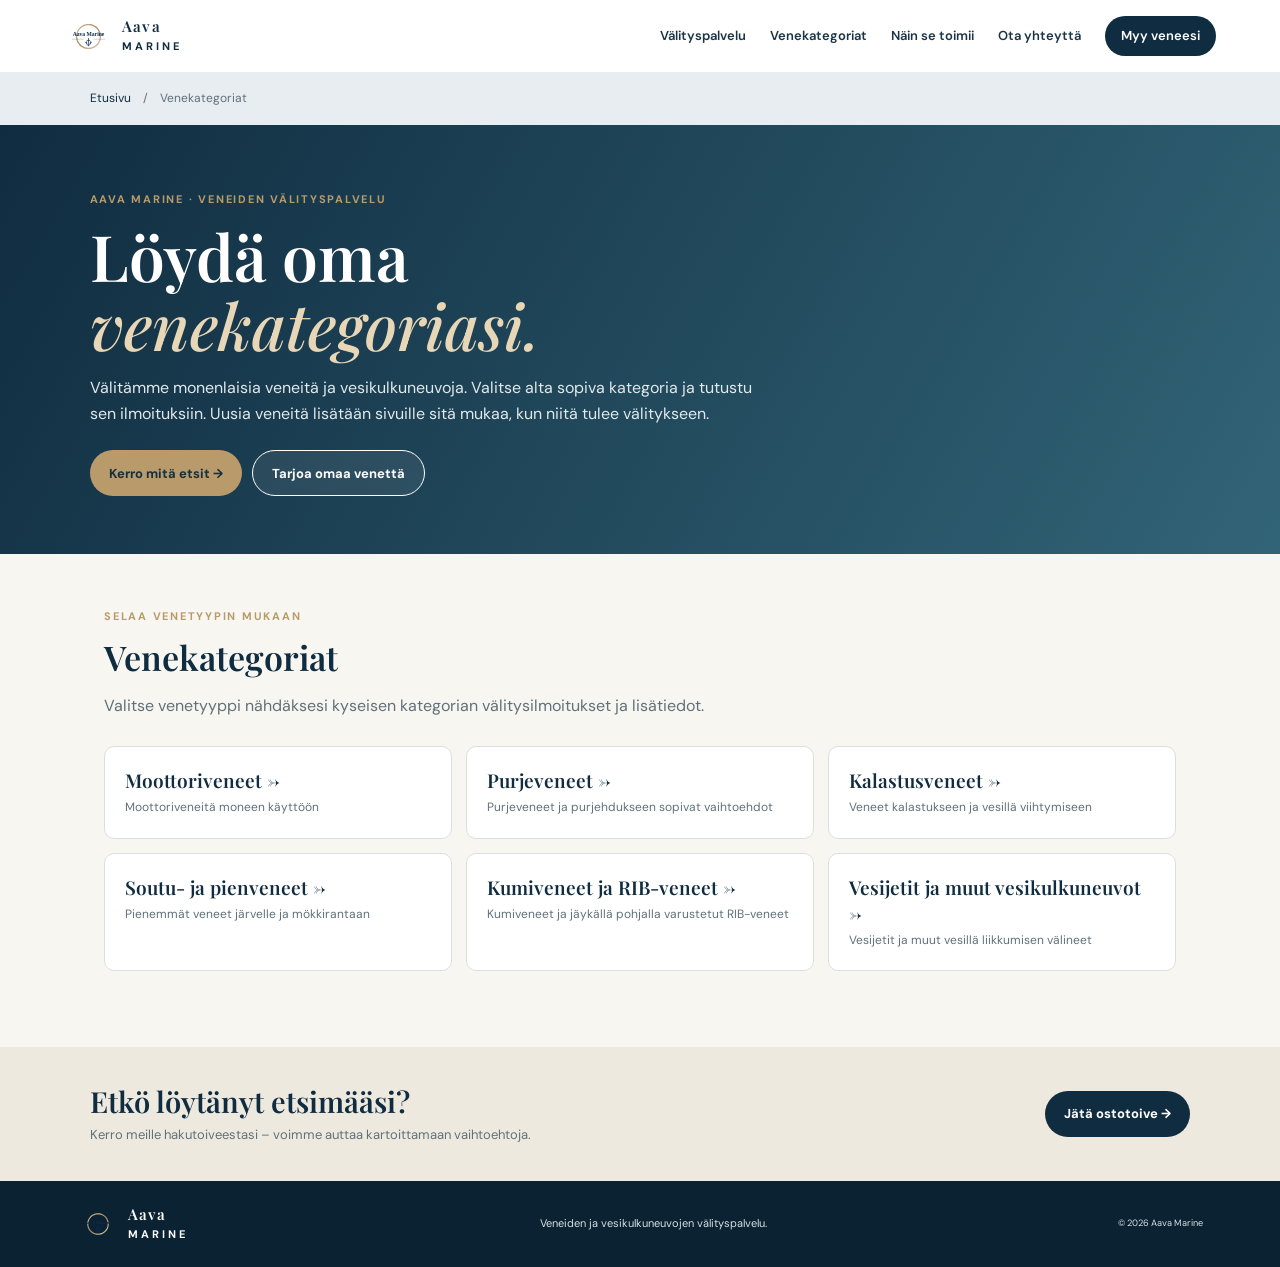
<file: veneet/index.html>
<!doctype html><html lang="fi"><head><meta charset="utf-8"><meta name="viewport" content="width=device-width,initial-scale=1"><meta name="description" content="Tutustu Aava Marinen venekategorioihin ja välityksessä oleviin veneisiin."><title>Venekategoriat | Aava Marine</title><link rel="stylesheet" href="kategoriat.css"></head><body><header class="header"><a class="brand" href="../index.html"><img src="../assets/logo.svg" alt=""><span>Aava<strong>MARINE</strong></span></a><button class="menu-button" aria-label="Avaa valikko" aria-expanded="false" aria-controls="nav"><i></i><i></i><i></i></button><nav id="nav"><a href="../index.html#valitys">Välityspalvelu</a><a href="index.html">Venekategoriat</a><a href="../index.html#toiminta">Näin se toimii</a><a href="../index.html#yhteys">Ota yhteyttä</a><a class="nav-cta" href="../index.html#myy">Myy veneesi</a></nav></header><div class="crumbs"><a href="../index.html">Etusivu</a>　/　Venekategoriat</div><section class="category-hero"><p class="eyebrow">Aava Marine · Veneiden välityspalvelu</p><h1>Löydä oma<br><em>venekategoriasi.</em></h1><p>Välitämme monenlaisia veneitä ja vesikulkuneuvoja. Valitse alta sopiva kategoria ja tutustu sen ilmoituksiin. Uusia veneitä lisätään sivuille sitä mukaa, kun niitä tulee välitykseen.</p><div class="hero-actions"><a class="button gold" href="../index.html#yhteys">Kerro mitä etsit →</a><a class="button outline" href="../index.html#myy">Tarjoa omaa venettä</a></div></section><main class="content"><p class="eyebrow">Selaa venetyypin mukaan</p><h2>Venekategoriat</h2><p class="muted">Valitse venetyyppi nähdäksesi kyseisen kategorian välitysilmoitukset ja lisätiedot.</p><div class="category-grid"><a class="category-card" href="moottoriveneet.html"><strong>Moottoriveneet →</strong><span>Moottoriveneitä moneen käyttöön</span></a><a class="category-card" href="purjeveneet.html"><strong>Purjeveneet →</strong><span>Purjeveneet ja purjehdukseen sopivat vaihtoehdot</span></a><a class="category-card" href="kalastusveneet.html"><strong>Kalastusveneet →</strong><span>Veneet kalastukseen ja vesillä viihtymiseen</span></a><a class="category-card" href="soutu-ja-pienveneet.html"><strong>Soutu- ja pienveneet →</strong><span>Pienemmät veneet järvelle ja mökkirantaan</span></a><a class="category-card" href="kumiveneet-ja-rib.html"><strong>Kumiveneet ja RIB-veneet →</strong><span>Kumiveneet ja jäykällä pohjalla varustetut RIB-veneet</span></a><a class="category-card" href="vesijetit-ja-muut.html"><strong>Vesijetit ja muut vesikulkuneuvot →</strong><span>Vesijetit ja muut vesillä liikkumisen välineet</span></a></div></main><section class="contact-strip"><div><h2>Etkö löytänyt etsimääsi?</h2><p>Kerro meille hakutoiveestasi – voimme auttaa kartoittamaan vaihtoehtoja.</p></div><a class="button navy" href="../index.html#yhteys">Jätä ostotoive →</a></section><footer><a class="brand footer-brand" href="../index.html"><img src="../assets/logo.svg" alt=""><span>Aava<strong>MARINE</strong></span></a><p>Veneiden ja vesikulkuneuvojen välityspalvelu.</p><small>© 2026 Aava Marine</small></footer><script>const b=document.querySelector('.menu-button'),n=document.querySelector('#nav');b?.addEventListener('click',()=>{const o=n.classList.toggle('open');b.setAttribute('aria-expanded',String(o))});</script></body></html>
</file>
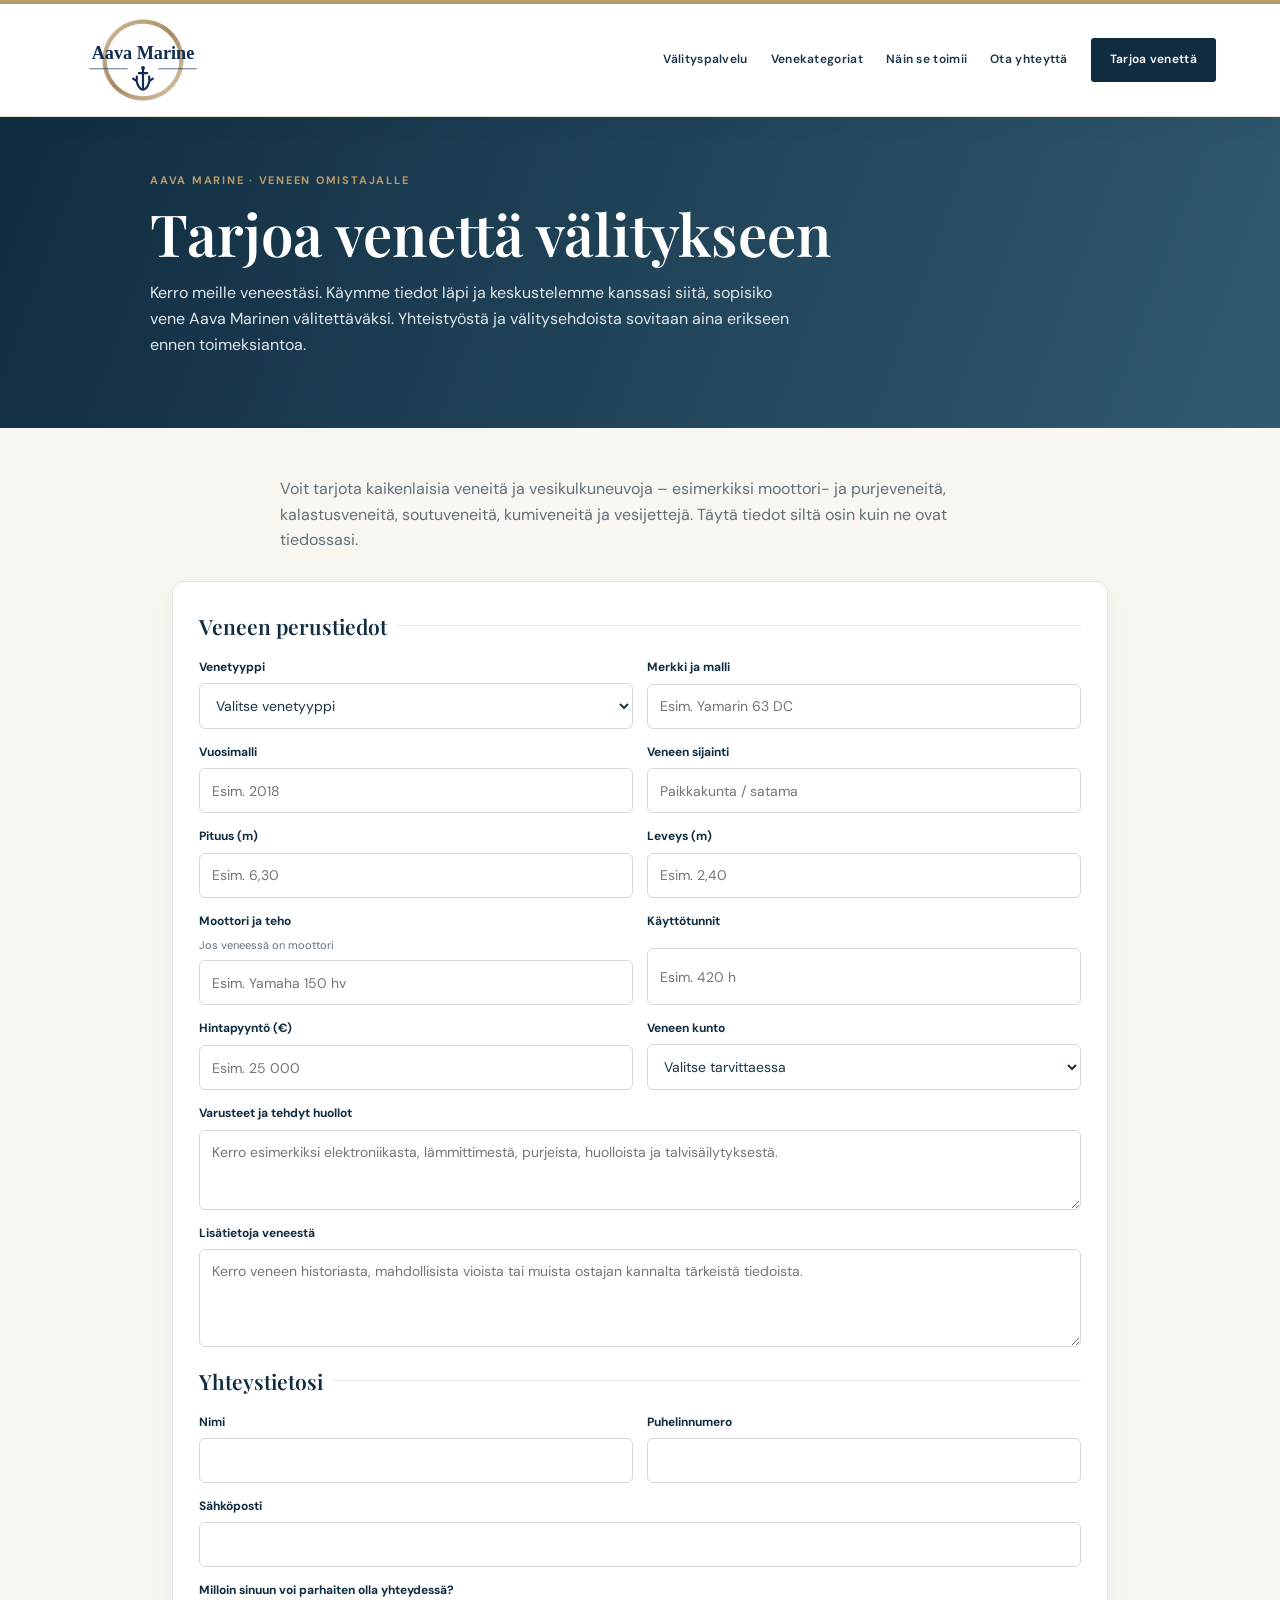
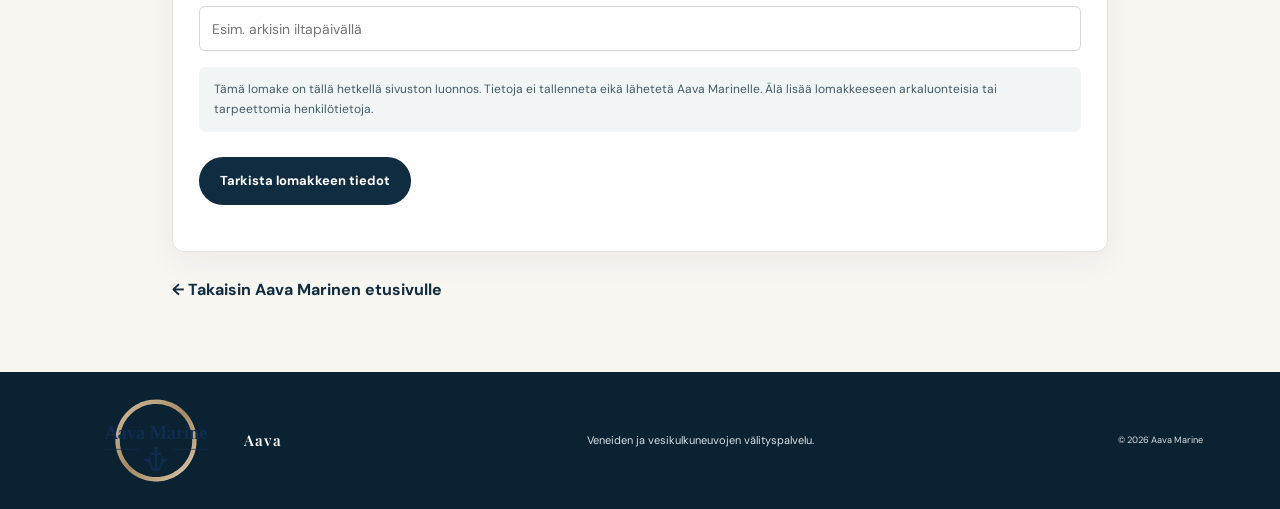
<file: tarjoa-venetta.html>
<!doctype html>
<html lang="fi">
<head>
<meta charset="utf-8">
<meta name="viewport" content="width=device-width,initial-scale=1">
<meta name="theme-color" content="#102c40">
<meta name="description" content="Tarjoa venettä Aava Marinen välitettäväksi. Kerro veneestäsi ja pyydä yhteydenottoa.">
<title>Tarjoa venettä välitykseen – Aava Marine</title>
<link rel="icon" href="assets/logo.svg" type="image/svg+xml">
<link rel="stylesheet" href="style.css">
<style>
.offer-hero{padding:55px max(7vw,calc((100vw - 980px)/2));background:linear-gradient(110deg,#102c40,#315a70);color:#fff}
.offer-hero h1{max-width:760px;margin:0 0 14px;font:600 clamp(36px,6vw,58px)/1.08 var(--serif)}
.offer-hero p:last-child{max-width:650px;color:#e0e8eb}
.offer-wrap{max-width:980px;margin:auto;padding:48px 22px 70px}
.offer-intro{max-width:720px;margin:0 auto 28px;color:var(--muted)}
.offer-form{display:grid;grid-template-columns:1fr 1fr;gap:16px;padding:26px;background:#fff;border:1px solid #e1e4e1;border-radius:12px;box-shadow:0 10px 30px #102c400d}
.offer-form fieldset{grid-column:1/-1;border:0;border-top:1px solid #e7e9e6;padding:18px 0 0;margin:4px 0 0;display:grid;grid-template-columns:1fr 1fr;gap:14px}
.offer-form legend{padding:0 10px 0 0;color:var(--navy);font:600 21px var(--serif)}
.offer-form label{display:grid;gap:6px;margin:0;color:var(--navy)}
.offer-form label.full,.offer-form .full{grid-column:1/-1}
.offer-form input,.offer-form select,.offer-form textarea{min-height:45px}
.offer-form textarea{resize:vertical}
.offer-form .help{font-size:11px;color:var(--muted);font-weight:400}
.offer-form button{grid-column:1/-1;justify-self:start}
.offer-notice{grid-column:1/-1;margin:0;padding:13px 15px;border-radius:7px;background:#f2f5f5;color:#425b66;font-size:12px}
.offer-back{display:inline-block;margin-top:25px;color:var(--navy);font-weight:700;text-decoration:none}
@media(max-width:650px){.offer-hero{padding:42px 22px}.offer-wrap{padding:35px 17px 55px}.offer-form{grid-template-columns:1fr;padding:18px}.offer-form fieldset{grid-template-columns:1fr;padding-top:14px}.offer-form label.full,.offer-form .full,.offer-form button,.offer-notice{grid-column:1}.offer-form button{width:100%}}
</style>
</head>
<body>
<header class="header">
  <a class="brand" href="index.html" aria-label="Aava Marine, etusivu"><img src="assets/logo.svg" alt="Aava Marine"></a>
  <button class="menu-button" aria-label="Avaa valikko" aria-expanded="false" aria-controls="nav"><i></i><i></i><i></i></button>
  <nav id="nav">
    <a href="index.html#valitys">Välityspalvelu</a><a href="veneet/index.html">Venekategoriat</a><a href="index.html#toiminta">Näin se toimii</a><a href="index.html#yhteys">Ota yhteyttä</a>
    <a class="nav-cta" href="tarjoa-venetta.html">Tarjoa venettä</a>
  </nav>
</header>
<main>
<section class="offer-hero">
  <p class="eyebrow">Aava Marine · Veneen omistajalle</p>
  <h1>Tarjoa venettä välitykseen</h1>
  <p>Kerro meille veneestäsi. Käymme tiedot läpi ja keskustelemme kanssasi siitä, sopisiko vene Aava Marinen välitettäväksi. Yhteistyöstä ja välitysehdoista sovitaan aina erikseen ennen toimeksiantoa.</p>
</section>
<div class="offer-wrap">
  <p class="offer-intro">Voit tarjota kaikenlaisia veneitä ja vesikulkuneuvoja – esimerkiksi moottori- ja purjeveneitä, kalastusveneitä, soutuveneitä, kumiveneitä ja vesijettejä. Täytä tiedot siltä osin kuin ne ovat tiedossasi.</p>
  <form class="offer-form" id="boat-offer-form">
    <fieldset>
      <legend>Veneen perustiedot</legend>
      <label>Venetyyppi
        <select name="type" required>
          <option value="">Valitse venetyyppi</option><option>Moottorivene</option><option>Purjevene</option><option>Kalastusvene</option><option>Soutuvene tai pienvene</option><option>Kumivene tai RIB</option><option>Vesijetti</option><option>Muu vesikulkuneuvo</option>
        </select>
      </label>
      <label>Merkki ja malli<input name="model" placeholder="Esim. Yamarin 63 DC" required></label>
      <label>Vuosimalli<input name="year" inputmode="numeric" placeholder="Esim. 2018"></label>
      <label>Veneen sijainti<input name="location" placeholder="Paikkakunta / satama" required></label>
      <label>Pituus (m)<input name="length" inputmode="decimal" placeholder="Esim. 6,30"></label>
      <label>Leveys (m)<input name="width" inputmode="decimal" placeholder="Esim. 2,40"></label>
      <label>Moottori ja teho<span class="help">Jos veneessä on moottori</span><input name="engine" placeholder="Esim. Yamaha 150 hv"></label>
      <label>Käyttötunnit<input name="hours" inputmode="numeric" placeholder="Esim. 420 h"></label>
      <label>Hintapyyntö (€)<input name="price" inputmode="numeric" placeholder="Esim. 25 000"></label>
      <label>Veneen kunto
        <select name="condition"><option value="">Valitse tarvittaessa</option><option>Erinomainen</option><option>Hyvä</option><option>Tyydyttävä</option><option>Kunnostettava</option></select>
      </label>
      <label class="full">Varusteet ja tehdyt huollot<textarea name="equipment" rows="3" placeholder="Kerro esimerkiksi elektroniikasta, lämmittimestä, purjeista, huolloista ja talvisäilytyksestä."></textarea></label>
      <label class="full">Lisätietoja veneestä<textarea name="details" rows="4" placeholder="Kerro veneen historiasta, mahdollisista vioista tai muista ostajan kannalta tärkeistä tiedoista."></textarea></label>
    </fieldset>
    <fieldset>
      <legend>Yhteystietosi</legend>
      <label>Nimi<input name="name" autocomplete="name" required></label>
      <label>Puhelinnumero<input name="phone" type="tel" autocomplete="tel" required></label>
      <label class="full">Sähköposti<input name="email" type="email" autocomplete="email" required></label>
      <label class="full">Milloin sinuun voi parhaiten olla yhteydessä?<input name="contact_time" placeholder="Esim. arkisin iltapäivällä"></label>
    </fieldset>
    <p class="offer-notice">Tämä lomake on tällä hetkellä sivuston luonnos. Tietoja ei tallenneta eikä lähetetä Aava Marinelle. Älä lisää lomakkeeseen arkaluonteisia tai tarpeettomia henkilötietoja.</p>
    <button class="button navy" type="submit">Tarkista lomakkeen tiedot</button>
    <p class="form-status full" id="offer-status" role="status" aria-live="polite"></p>
  </form>
  <a class="offer-back" href="index.html">← Takaisin Aava Marinen etusivulle</a>
</div>
</main>
<footer><a class="brand footer-brand" href="index.html"><img src="assets/logo.svg" alt=""><span>Aava<strong>MARINE</strong></span></a><p>Veneiden ja vesikulkuneuvojen välityspalvelu.</p><small>© <span id="year"></span> Aava Marine</small></footer>
<script src="script.js"></script>
<script>
const offerForm=document.querySelector("#boat-offer-form");
if(offerForm)offerForm.addEventListener("submit",event=>{
 event.preventDefault();
 const status=document.querySelector("#offer-status");
 if(!offerForm.reportValidity())return;
 status.textContent="Tiedot on täytetty. Lomakkeen lähetys ei ole vielä käytössä, joten tietoja ei ole lähetetty eikä tallennettu. Kun vastaanottava järjestelmä liitetään sivustoon, tämän lomakkeen voi ottaa käyttöön.";
 status.scrollIntoView({behavior:"smooth",block:"nearest"});
});
</script>
</body>
</html>
</file>
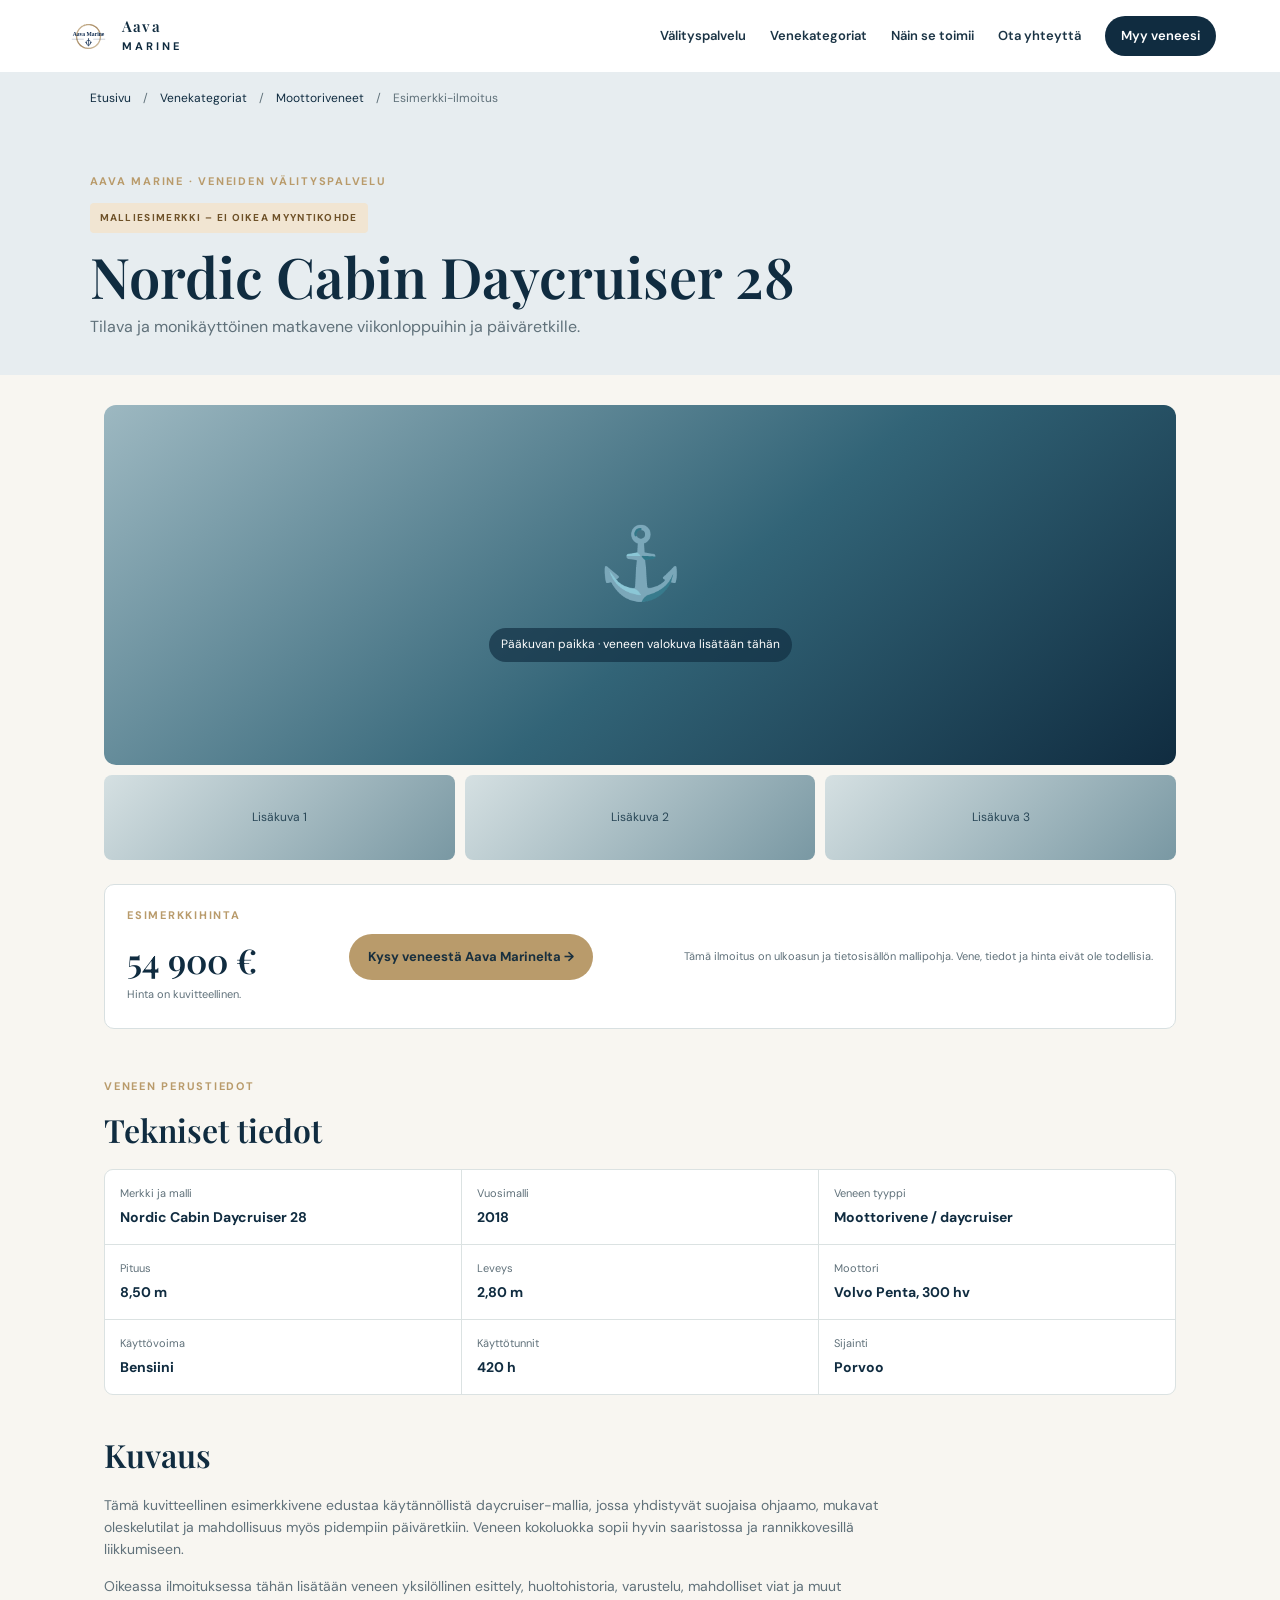
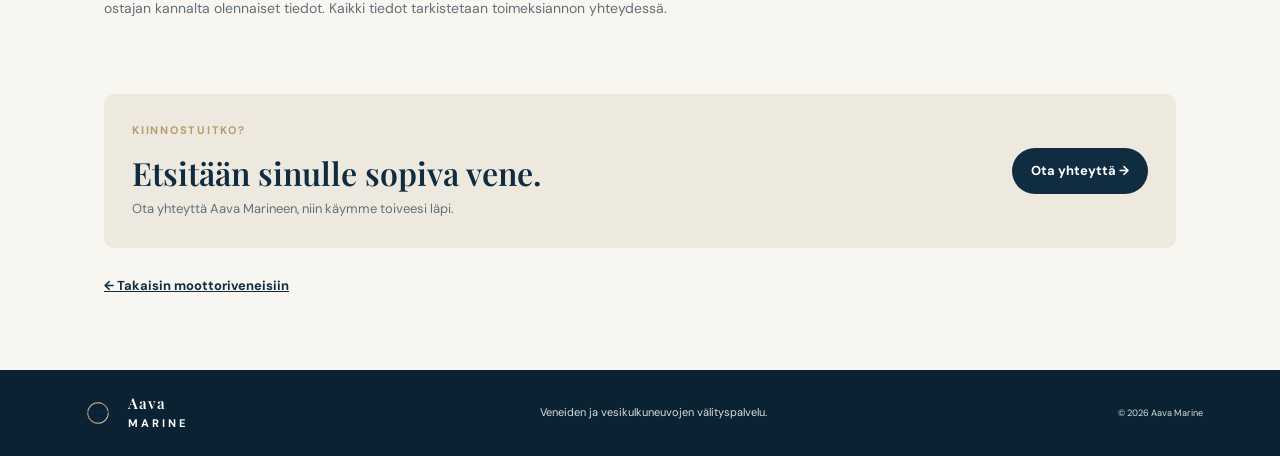
<file: veneet/esimerkkivene.html>
<!doctype html>
<html lang="fi">
<head>
<meta charset="utf-8"><meta name="viewport" content="width=device-width,initial-scale=1">
<meta name="description" content="Esimerkki Aava Marinen venevälitysilmoituksesta. Kuvitteellinen mallikohde.">
<title>Esimerkki-ilmoitus: Nordic Cabin Daycruiser 28 | Aava Marine</title>
<link rel="stylesheet" href="kategoriat.css">
</head>
<body>
<header class="header">
<a class="brand" href="../index.html"><img src="../assets/logo.svg" alt=""><span>Aava<strong>MARINE</strong></span></a>
<button class="menu-button" aria-label="Avaa valikko" aria-expanded="false" aria-controls="nav"><i></i><i></i><i></i></button>
<nav id="nav"><a href="../index.html#valitys">Välityspalvelu</a><a href="index.html">Venekategoriat</a><a href="../index.html#toiminta">Näin se toimii</a><a href="../index.html#yhteys">Ota yhteyttä</a><a class="nav-cta" href="../index.html#myy">Myy veneesi</a></nav>
</header>
<div class="crumbs"><a href="../index.html">Etusivu</a>　/　<a href="index.html">Venekategoriat</a>　/　<a href="moottoriveneet.html">Moottoriveneet</a>　/　Esimerkki-ilmoitus</div>
<section class="listing-top"><p class="eyebrow">Aava Marine · Veneiden välityspalvelu</p><span class="demo-label">MALLIESIMERKKI – EI OIKEA MYYNTIKOHDE</span><h1>Nordic Cabin Daycruiser 28</h1><p>Tilava ja monikäyttöinen matkavene viikonloppuihin ja päiväretkille.</p></section>
<main class="listing-wrap">
<div class="listing-gallery">
<div class="listing-main-photo"><div class="boat-illustration">⚓</div><span>Pääkuvan paikka · veneen valokuva lisätään tähän</span></div>
<div class="listing-thumbs"><div>Lisäkuva 1</div><div>Lisäkuva 2</div><div>Lisäkuva 3</div></div>
</div>
<div class="listing-summary"><div><p class="eyebrow">Esimerkkihinta</p><div class="listing-price">54 900 €</div><p class="muted">Hinta on kuvitteellinen.</p></div><a class="button gold" href="../index.html#yhteys">Kysy veneestä Aava Marinelta →</a><p class="demo-note">Tämä ilmoitus on ulkoasun ja tietosisällön mallipohja. Vene, tiedot ja hinta eivät ole todellisia.</p></div>
<section class="listing-details"><p class="eyebrow">Veneen perustiedot</p><h2>Tekniset tiedot</h2><div class="spec-grid">
<div><span>Merkki ja malli</span><strong>Nordic Cabin Daycruiser 28</strong></div><div><span>Vuosimalli</span><strong>2018</strong></div><div><span>Veneen tyyppi</span><strong>Moottorivene / daycruiser</strong></div><div><span>Pituus</span><strong>8,50 m</strong></div><div><span>Leveys</span><strong>2,80 m</strong></div><div><span>Moottori</span><strong>Volvo Penta, 300 hv</strong></div><div><span>Käyttövoima</span><strong>Bensiini</strong></div><div><span>Käyttötunnit</span><strong>420 h</strong></div><div><span>Sijainti</span><strong>Porvoo</strong></div></div>
<h2 class="description-heading">Kuvaus</h2><p class="listing-description">Tämä kuvitteellinen esimerkkivene edustaa käytännöllistä daycruiser-mallia, jossa yhdistyvät suojaisa ohjaamo, mukavat oleskelutilat ja mahdollisuus myös pidempiin päiväretkiin. Veneen kokoluokka sopii hyvin saaristossa ja rannikkovesillä liikkumiseen.</p><p class="listing-description">Oikeassa ilmoituksessa tähän lisätään veneen yksilöllinen esittely, huoltohistoria, varustelu, mahdolliset viat ja muut ostajan kannalta olennaiset tiedot. Kaikki tiedot tarkistetaan toimeksiannon yhteydessä.</p>
</section>
<section class="listing-contact"><div><p class="eyebrow">Kiinnostuitko?</p><h2>Etsitään sinulle sopiva vene.</h2><p>Ota yhteyttä Aava Marineen, niin käymme toiveesi läpi.</p></div><a class="button navy" href="../index.html#yhteys">Ota yhteyttä →</a></section>
<p class="back-link"><a href="moottoriveneet.html">← Takaisin moottoriveneisiin</a></p>
</main>
<footer><a class="brand footer-brand" href="../index.html"><img src="../assets/logo.svg" alt=""><span>Aava<strong>MARINE</strong></span></a><p>Veneiden ja vesikulkuneuvojen välityspalvelu.</p><small>© 2026 Aava Marine</small></footer>
<script>const b=document.querySelector('.menu-button'),n=document.querySelector('#nav');b?.addEventListener('click',()=>{const o=n.classList.toggle('open');b.setAttribute('aria-expanded',String(o))});</script>
</body></html>
</file>
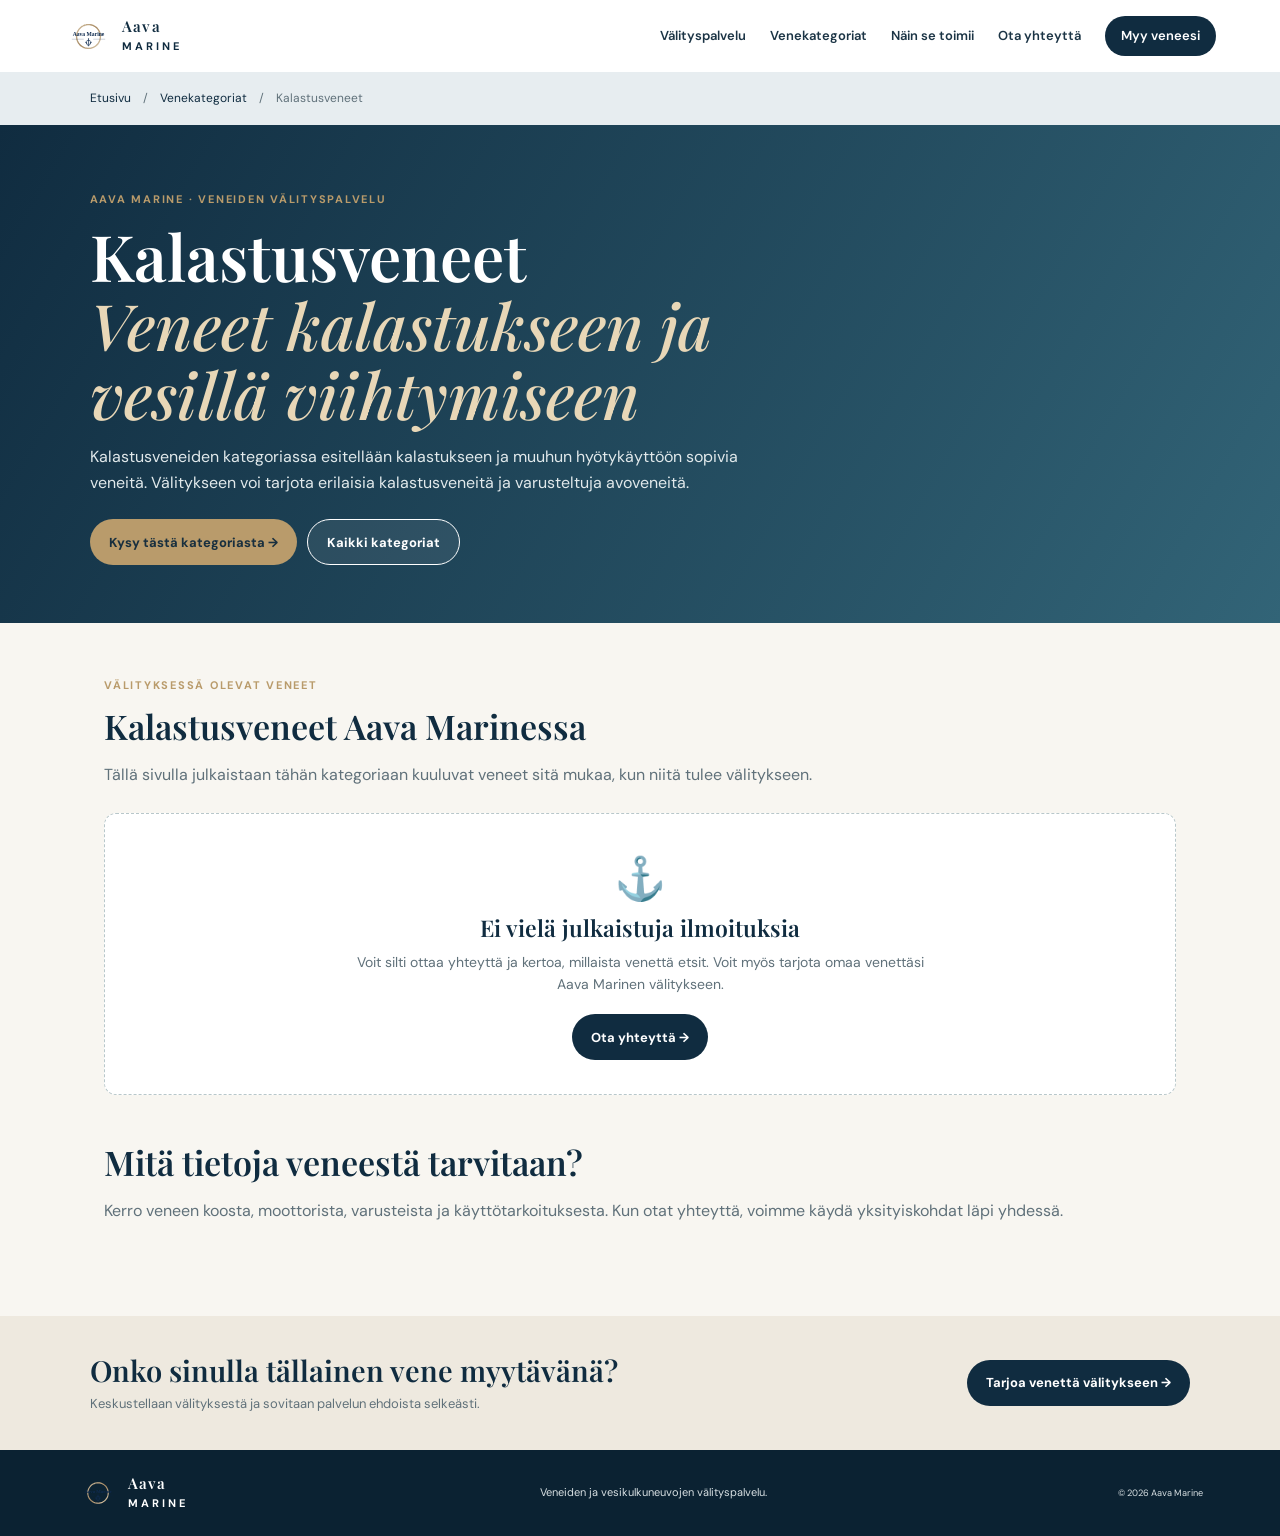
<file: veneet/kalastusveneet.html>
<!doctype html><html lang="fi"><head><meta charset="utf-8"><meta name="viewport" content="width=device-width,initial-scale=1"><meta name="description" content="Veneet kalastukseen ja vesillä viihtymiseen – Aava Marinen venevälityspalvelu."><title>Kalastusveneet | Aava Marine</title><link rel="stylesheet" href="kategoriat.css"></head><body><header class="header"><a class="brand" href="../index.html"><img src="../assets/logo.svg" alt=""><span>Aava<strong>MARINE</strong></span></a><button class="menu-button" aria-label="Avaa valikko" aria-expanded="false" aria-controls="nav"><i></i><i></i><i></i></button><nav id="nav"><a href="../index.html#valitys">Välityspalvelu</a><a href="index.html">Venekategoriat</a><a href="../index.html#toiminta">Näin se toimii</a><a href="../index.html#yhteys">Ota yhteyttä</a><a class="nav-cta" href="../index.html#myy">Myy veneesi</a></nav></header><div class="crumbs"><a href="../index.html">Etusivu</a>　/　<a href="index.html">Venekategoriat</a>　/　Kalastusveneet</div><section class="category-hero"><p class="eyebrow">Aava Marine · Veneiden välityspalvelu</p><h1>Kalastusveneet<br><em>Veneet kalastukseen ja vesillä viihtymiseen</em></h1><p>Kalastusveneiden kategoriassa esitellään kalastukseen ja muuhun hyötykäyttöön sopivia veneitä. Välitykseen voi tarjota erilaisia kalastusveneitä ja varusteltuja avoveneitä.</p><div class="hero-actions"><a class="button gold" href="../index.html#yhteys">Kysy tästä kategoriasta →</a><a class="button outline" href="index.html">Kaikki kategoriat</a></div></section><main class="content"><p class="eyebrow">Välityksessä olevat veneet</p><h2>Kalastusveneet Aava Marinessa</h2><p class="muted">Tällä sivulla julkaistaan tähän kategoriaan kuuluvat veneet sitä mukaa, kun niitä tulee välitykseen.</p><div class="empty-state"><div class="empty-icon">⚓</div><h3>Ei vielä julkaistuja ilmoituksia</h3><p>Voit silti ottaa yhteyttä ja kertoa, millaista venettä etsit. Voit myös tarjota omaa venettäsi Aava Marinen välitykseen.</p><a class="button navy" href="../index.html#yhteys">Ota yhteyttä →</a></div><h2 style="margin-top:48px">Mitä tietoja veneestä tarvitaan?</h2><p class="muted">Kerro veneen koosta, moottorista, varusteista ja käyttötarkoituksesta. Kun otat yhteyttä, voimme käydä yksityiskohdat läpi yhdessä.</p></main><section class="contact-strip"><div><h2>Onko sinulla tällainen vene myytävänä?</h2><p>Keskustellaan välityksestä ja sovitaan palvelun ehdoista selkeästi.</p></div><a class="button navy" href="../index.html#myy">Tarjoa venettä välitykseen →</a></section><footer><a class="brand footer-brand" href="../index.html"><img src="../assets/logo.svg" alt=""><span>Aava<strong>MARINE</strong></span></a><p>Veneiden ja vesikulkuneuvojen välityspalvelu.</p><small>© 2026 Aava Marine</small></footer><script>const b=document.querySelector('.menu-button'),n=document.querySelector('#nav');b?.addEventListener('click',()=>{const o=n.classList.toggle('open');b.setAttribute('aria-expanded',String(o))});</script></body></html>
</file>
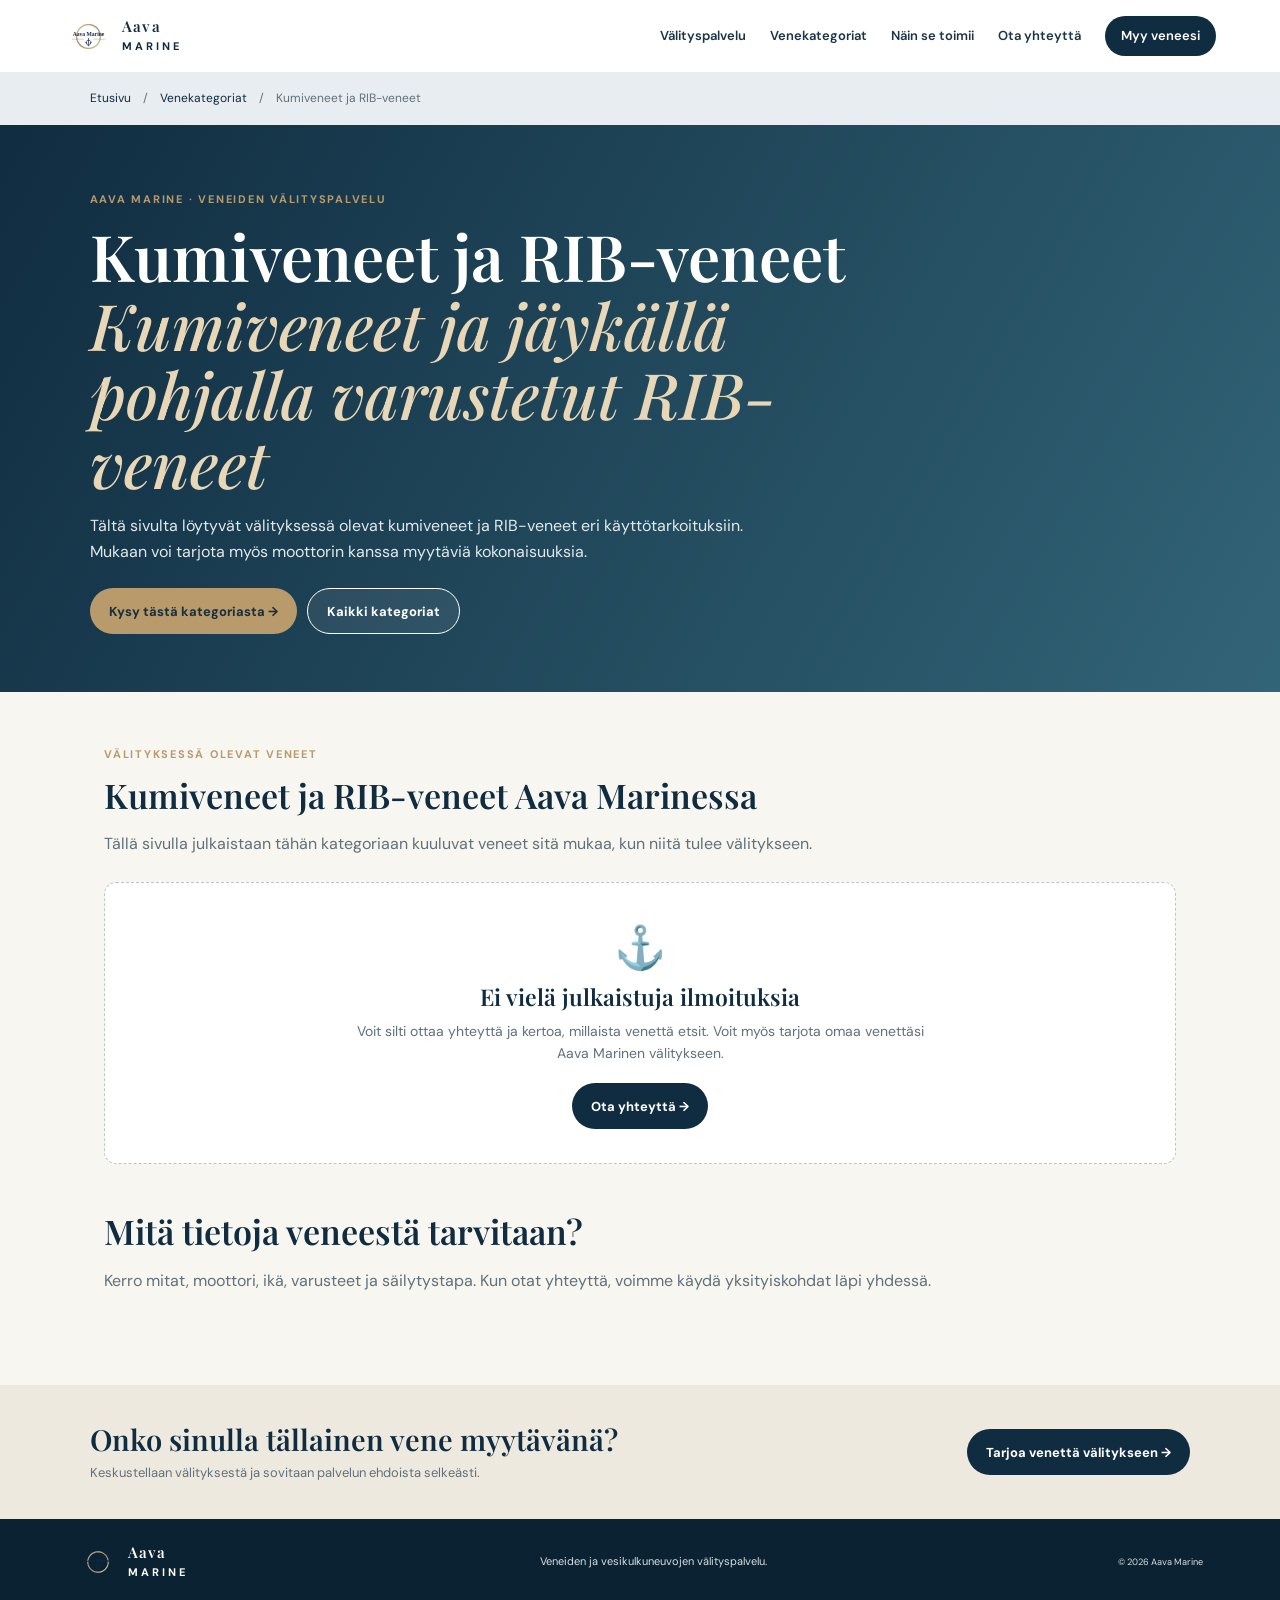
<file: veneet/kumiveneet-ja-rib.html>
<!doctype html><html lang="fi"><head><meta charset="utf-8"><meta name="viewport" content="width=device-width,initial-scale=1"><meta name="description" content="Kumiveneet ja jäykällä pohjalla varustetut RIB-veneet – Aava Marinen venevälityspalvelu."><title>Kumiveneet ja RIB-veneet | Aava Marine</title><link rel="stylesheet" href="kategoriat.css"></head><body><header class="header"><a class="brand" href="../index.html"><img src="../assets/logo.svg" alt=""><span>Aava<strong>MARINE</strong></span></a><button class="menu-button" aria-label="Avaa valikko" aria-expanded="false" aria-controls="nav"><i></i><i></i><i></i></button><nav id="nav"><a href="../index.html#valitys">Välityspalvelu</a><a href="index.html">Venekategoriat</a><a href="../index.html#toiminta">Näin se toimii</a><a href="../index.html#yhteys">Ota yhteyttä</a><a class="nav-cta" href="../index.html#myy">Myy veneesi</a></nav></header><div class="crumbs"><a href="../index.html">Etusivu</a>　/　<a href="index.html">Venekategoriat</a>　/　Kumiveneet ja RIB-veneet</div><section class="category-hero"><p class="eyebrow">Aava Marine · Veneiden välityspalvelu</p><h1>Kumiveneet ja RIB-veneet<br><em>Kumiveneet ja jäykällä pohjalla varustetut RIB-veneet</em></h1><p>Tältä sivulta löytyvät välityksessä olevat kumiveneet ja RIB-veneet eri käyttötarkoituksiin. Mukaan voi tarjota myös moottorin kanssa myytäviä kokonaisuuksia.</p><div class="hero-actions"><a class="button gold" href="../index.html#yhteys">Kysy tästä kategoriasta →</a><a class="button outline" href="index.html">Kaikki kategoriat</a></div></section><main class="content"><p class="eyebrow">Välityksessä olevat veneet</p><h2>Kumiveneet ja RIB-veneet Aava Marinessa</h2><p class="muted">Tällä sivulla julkaistaan tähän kategoriaan kuuluvat veneet sitä mukaa, kun niitä tulee välitykseen.</p><div class="empty-state"><div class="empty-icon">⚓</div><h3>Ei vielä julkaistuja ilmoituksia</h3><p>Voit silti ottaa yhteyttä ja kertoa, millaista venettä etsit. Voit myös tarjota omaa venettäsi Aava Marinen välitykseen.</p><a class="button navy" href="../index.html#yhteys">Ota yhteyttä →</a></div><h2 style="margin-top:48px">Mitä tietoja veneestä tarvitaan?</h2><p class="muted">Kerro mitat, moottori, ikä, varusteet ja säilytystapa. Kun otat yhteyttä, voimme käydä yksityiskohdat läpi yhdessä.</p></main><section class="contact-strip"><div><h2>Onko sinulla tällainen vene myytävänä?</h2><p>Keskustellaan välityksestä ja sovitaan palvelun ehdoista selkeästi.</p></div><a class="button navy" href="../index.html#myy">Tarjoa venettä välitykseen →</a></section><footer><a class="brand footer-brand" href="../index.html"><img src="../assets/logo.svg" alt=""><span>Aava<strong>MARINE</strong></span></a><p>Veneiden ja vesikulkuneuvojen välityspalvelu.</p><small>© 2026 Aava Marine</small></footer><script>const b=document.querySelector('.menu-button'),n=document.querySelector('#nav');b?.addEventListener('click',()=>{const o=n.classList.toggle('open');b.setAttribute('aria-expanded',String(o))});</script></body></html>
</file>
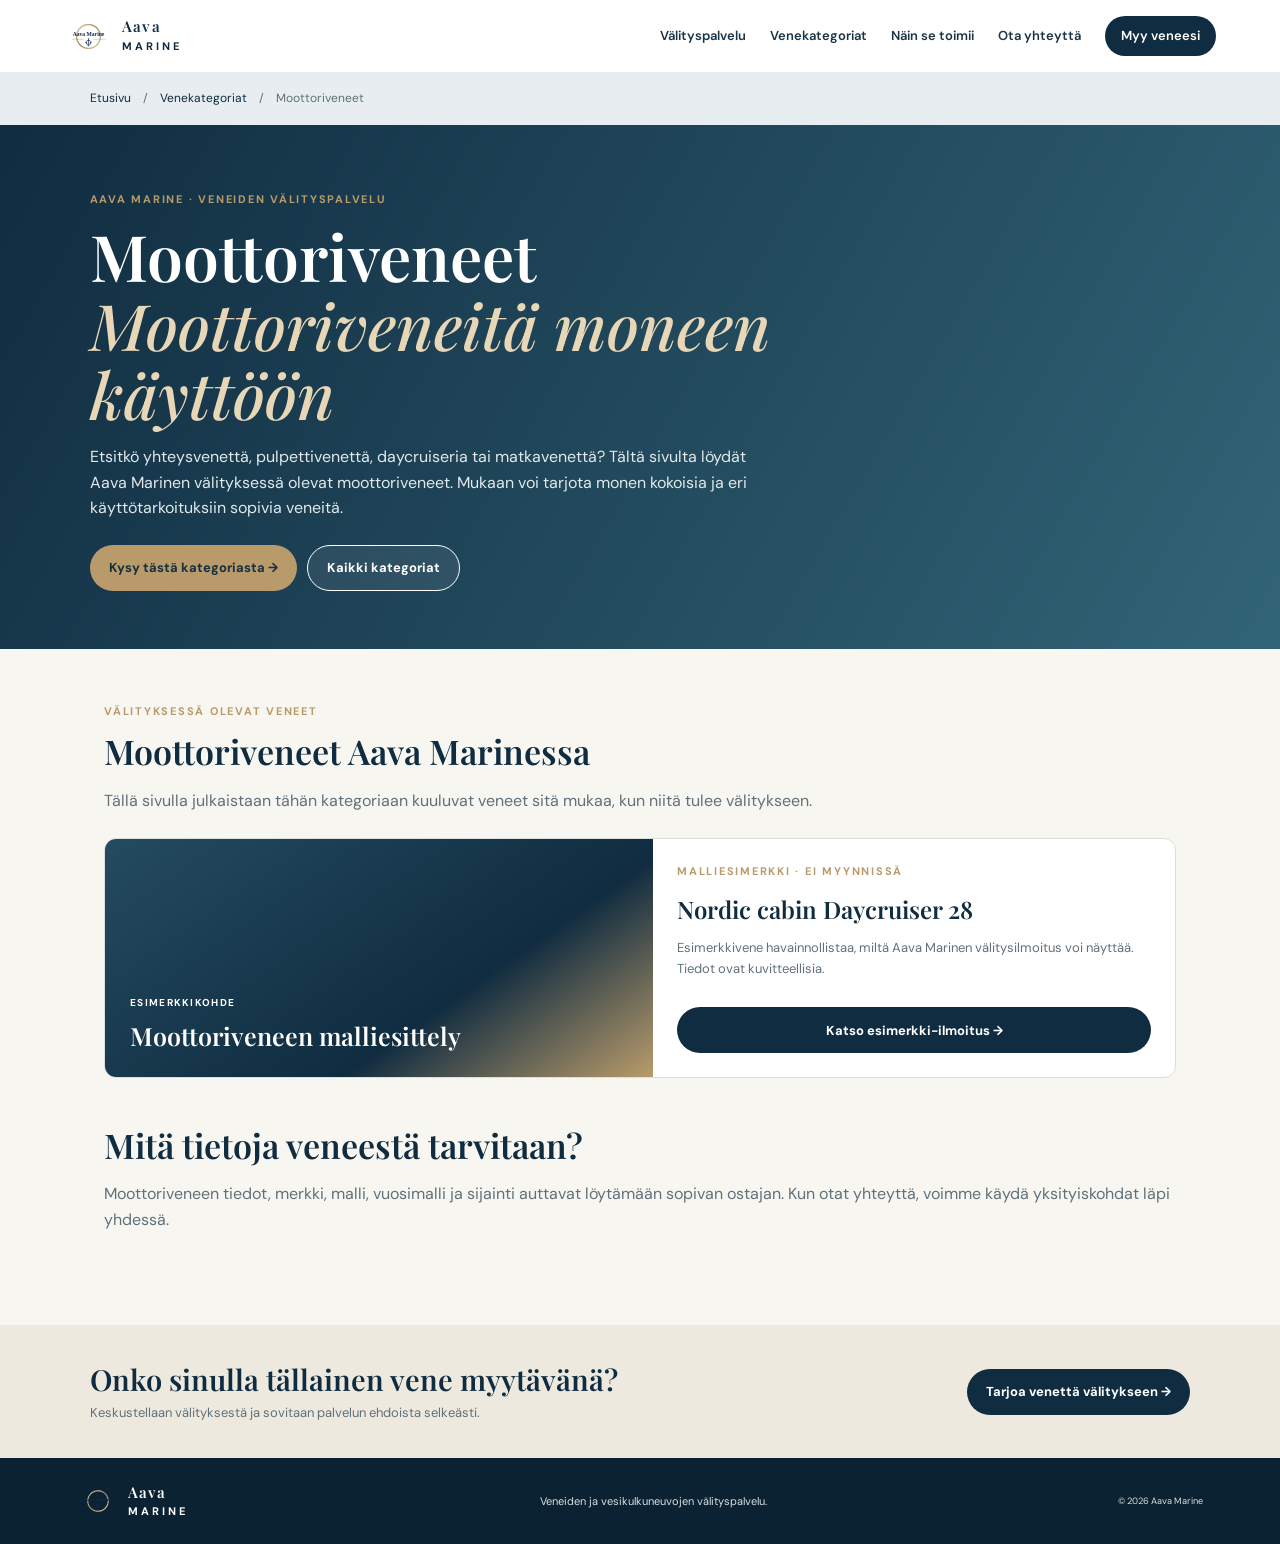
<file: veneet/moottoriveneet.html>
<!doctype html><html lang="fi"><head><meta charset="utf-8"><meta name="viewport" content="width=device-width,initial-scale=1"><meta name="description" content="Moottoriveneitä moneen käyttöön – Aava Marinen venevälityspalvelu."><title>Moottoriveneet | Aava Marine</title><link rel="stylesheet" href="kategoriat.css"></head><body><header class="header"><a class="brand" href="../index.html"><img src="../assets/logo.svg" alt=""><span>Aava<strong>MARINE</strong></span></a><button class="menu-button" aria-label="Avaa valikko" aria-expanded="false" aria-controls="nav"><i></i><i></i><i></i></button><nav id="nav"><a href="../index.html#valitys">Välityspalvelu</a><a href="index.html">Venekategoriat</a><a href="../index.html#toiminta">Näin se toimii</a><a href="../index.html#yhteys">Ota yhteyttä</a><a class="nav-cta" href="../index.html#myy">Myy veneesi</a></nav></header><div class="crumbs"><a href="../index.html">Etusivu</a>　/　<a href="index.html">Venekategoriat</a>　/　Moottoriveneet</div><section class="category-hero"><p class="eyebrow">Aava Marine · Veneiden välityspalvelu</p><h1>Moottoriveneet<br><em>Moottoriveneitä moneen käyttöön</em></h1><p>Etsitkö yhteysvenettä, pulpettivenettä, daycruiseria tai matkavenettä? Tältä sivulta löydät Aava Marinen välityksessä olevat moottoriveneet. Mukaan voi tarjota monen kokoisia ja eri käyttötarkoituksiin sopivia veneitä.</p><div class="hero-actions"><a class="button gold" href="../index.html#yhteys">Kysy tästä kategoriasta →</a><a class="button outline" href="index.html">Kaikki kategoriat</a></div></section><main class="content"><p class="eyebrow">Välityksessä olevat veneet</p><h2>Moottoriveneet Aava Marinessa</h2><p class="muted">Tällä sivulla julkaistaan tähän kategoriaan kuuluvat veneet sitä mukaa, kun niitä tulee välitykseen.</p><article class="sample-listing"><a class="sample-photo" href="esimerkkivene.html" aria-label="Avaa esimerkki-ilmoitus"><span>ESIMERKKIKOHDE</span><strong>Moottoriveneen malliesittely</strong></a><div class="sample-info"><div><p class="eyebrow">Malliesimerkki · Ei myynnissä</p><h3>Nordic  cabin   Daycruiser 28</h3><p>Esimerkkivene havainnollistaa, miltä Aava Marinen välitysilmoitus voi näyttää. Tiedot ovat kuvitteellisia.</p></div><a class="button navy" href="esimerkkivene.html">Katso esimerkki-ilmoitus →</a></div></article><h2 style="margin-top:48px">Mitä tietoja veneestä tarvitaan?</h2><p class="muted">Moottoriveneen tiedot, merkki, malli, vuosimalli ja sijainti auttavat löytämään sopivan ostajan. Kun otat yhteyttä, voimme käydä yksityiskohdat läpi yhdessä.</p></main><section class="contact-strip"><div><h2>Onko sinulla tällainen vene myytävänä?</h2><p>Keskustellaan välityksestä ja sovitaan palvelun ehdoista selkeästi.</p></div><a class="button navy" href="../index.html#myy">Tarjoa venettä välitykseen →</a></section><footer><a class="brand footer-brand" href="../index.html"><img src="../assets/logo.svg" alt=""><span>Aava<strong>MARINE</strong></span></a><p>Veneiden ja vesikulkuneuvojen välityspalvelu.</p><small>© 2026 Aava Marine</small></footer><script>const b=document.querySelector('.menu-button'),n=document.querySelector('#nav');b?.addEventListener('click',()=>{const o=n.classList.toggle('open');b.setAttribute('aria-expanded',String(o))});</script></body></html>
</file>
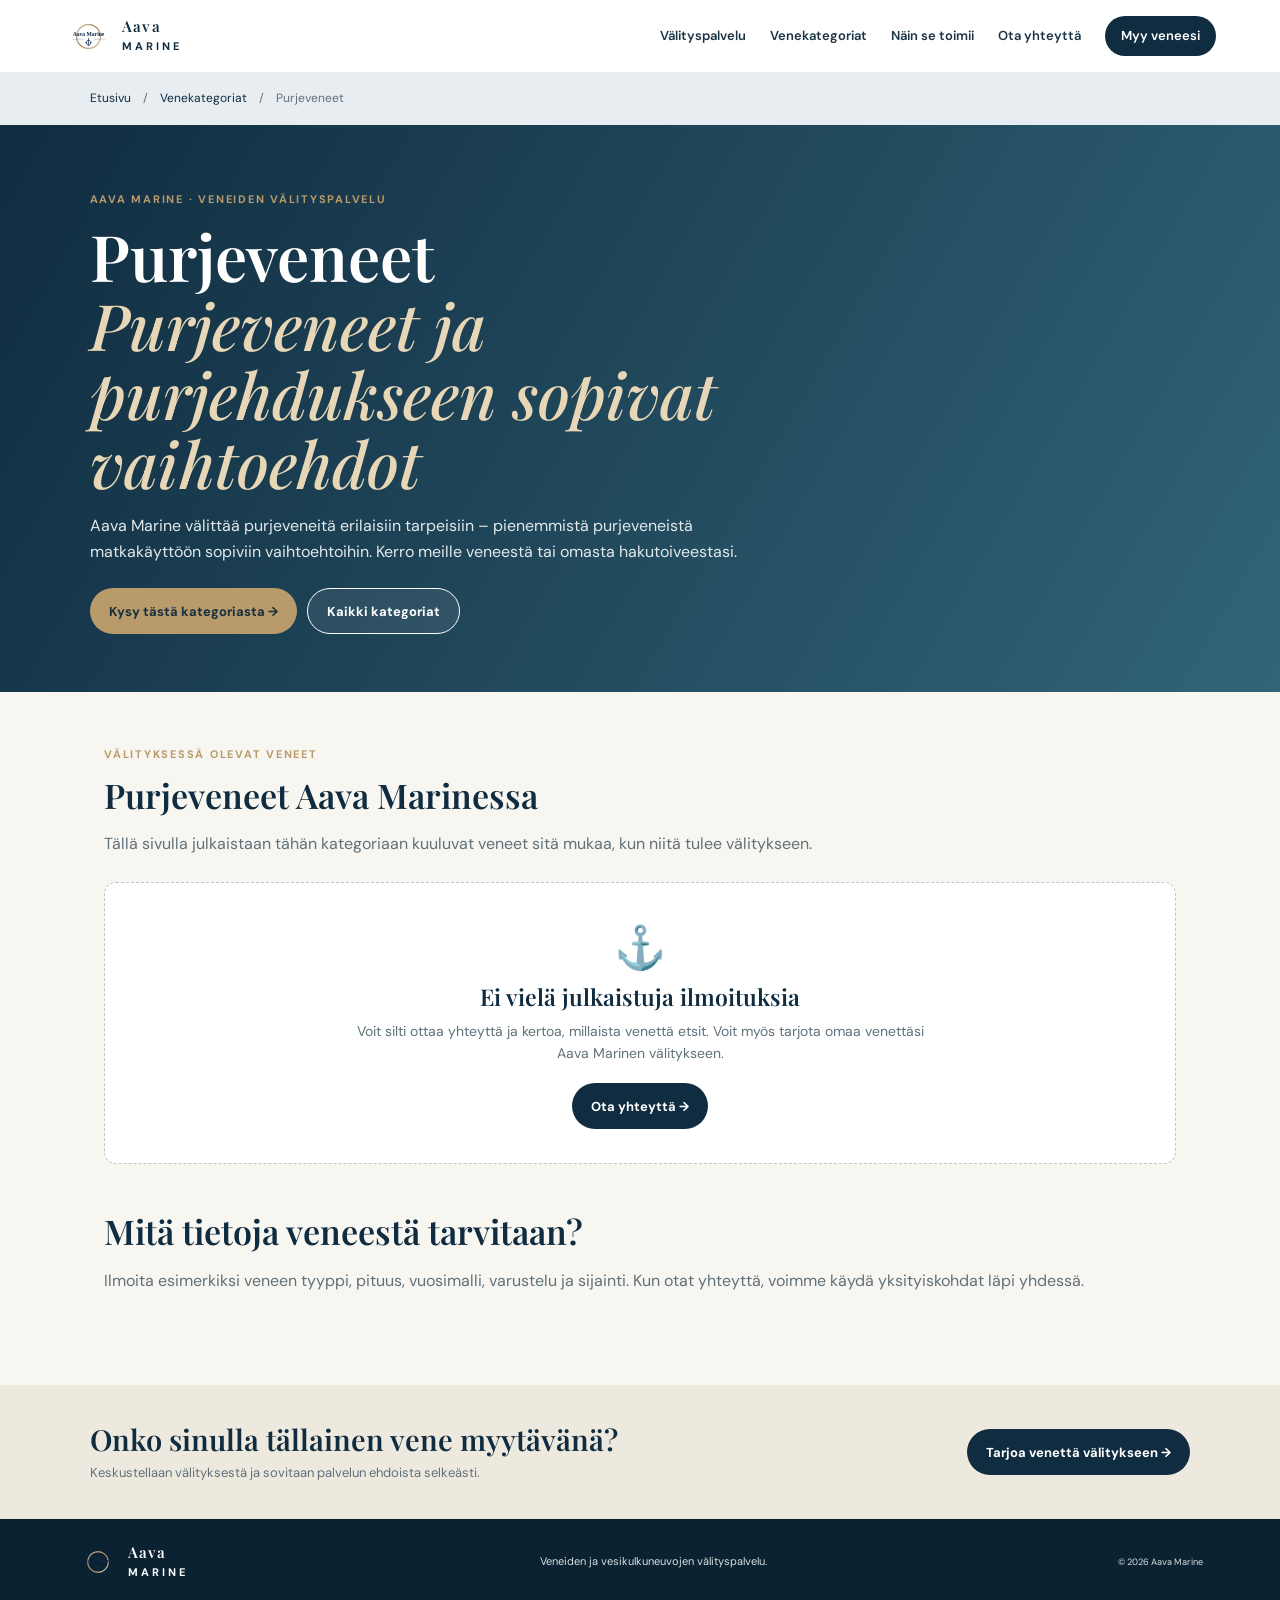
<file: veneet/purjeveneet.html>
<!doctype html><html lang="fi"><head><meta charset="utf-8"><meta name="viewport" content="width=device-width,initial-scale=1"><meta name="description" content="Purjeveneet ja purjehdukseen sopivat vaihtoehdot – Aava Marinen venevälityspalvelu."><title>Purjeveneet | Aava Marine</title><link rel="stylesheet" href="kategoriat.css"></head><body><header class="header"><a class="brand" href="../index.html"><img src="../assets/logo.svg" alt=""><span>Aava<strong>MARINE</strong></span></a><button class="menu-button" aria-label="Avaa valikko" aria-expanded="false" aria-controls="nav"><i></i><i></i><i></i></button><nav id="nav"><a href="../index.html#valitys">Välityspalvelu</a><a href="index.html">Venekategoriat</a><a href="../index.html#toiminta">Näin se toimii</a><a href="../index.html#yhteys">Ota yhteyttä</a><a class="nav-cta" href="../index.html#myy">Myy veneesi</a></nav></header><div class="crumbs"><a href="../index.html">Etusivu</a>　/　<a href="index.html">Venekategoriat</a>　/　Purjeveneet</div><section class="category-hero"><p class="eyebrow">Aava Marine · Veneiden välityspalvelu</p><h1>Purjeveneet<br><em>Purjeveneet ja purjehdukseen sopivat vaihtoehdot</em></h1><p>Aava Marine välittää purjeveneitä erilaisiin tarpeisiin – pienemmistä purjeveneistä matkakäyttöön sopiviin vaihtoehtoihin. Kerro meille veneestä tai omasta hakutoiveestasi.</p><div class="hero-actions"><a class="button gold" href="../index.html#yhteys">Kysy tästä kategoriasta →</a><a class="button outline" href="index.html">Kaikki kategoriat</a></div></section><main class="content"><p class="eyebrow">Välityksessä olevat veneet</p><h2>Purjeveneet Aava Marinessa</h2><p class="muted">Tällä sivulla julkaistaan tähän kategoriaan kuuluvat veneet sitä mukaa, kun niitä tulee välitykseen.</p><div class="empty-state"><div class="empty-icon">⚓</div><h3>Ei vielä julkaistuja ilmoituksia</h3><p>Voit silti ottaa yhteyttä ja kertoa, millaista venettä etsit. Voit myös tarjota omaa venettäsi Aava Marinen välitykseen.</p><a class="button navy" href="../index.html#yhteys">Ota yhteyttä →</a></div><h2 style="margin-top:48px">Mitä tietoja veneestä tarvitaan?</h2><p class="muted">Ilmoita esimerkiksi veneen tyyppi, pituus, vuosimalli, varustelu ja sijainti. Kun otat yhteyttä, voimme käydä yksityiskohdat läpi yhdessä.</p></main><section class="contact-strip"><div><h2>Onko sinulla tällainen vene myytävänä?</h2><p>Keskustellaan välityksestä ja sovitaan palvelun ehdoista selkeästi.</p></div><a class="button navy" href="../index.html#myy">Tarjoa venettä välitykseen →</a></section><footer><a class="brand footer-brand" href="../index.html"><img src="../assets/logo.svg" alt=""><span>Aava<strong>MARINE</strong></span></a><p>Veneiden ja vesikulkuneuvojen välityspalvelu.</p><small>© 2026 Aava Marine</small></footer><script>const b=document.querySelector('.menu-button'),n=document.querySelector('#nav');b?.addEventListener('click',()=>{const o=n.classList.toggle('open');b.setAttribute('aria-expanded',String(o))});</script></body></html>
</file>
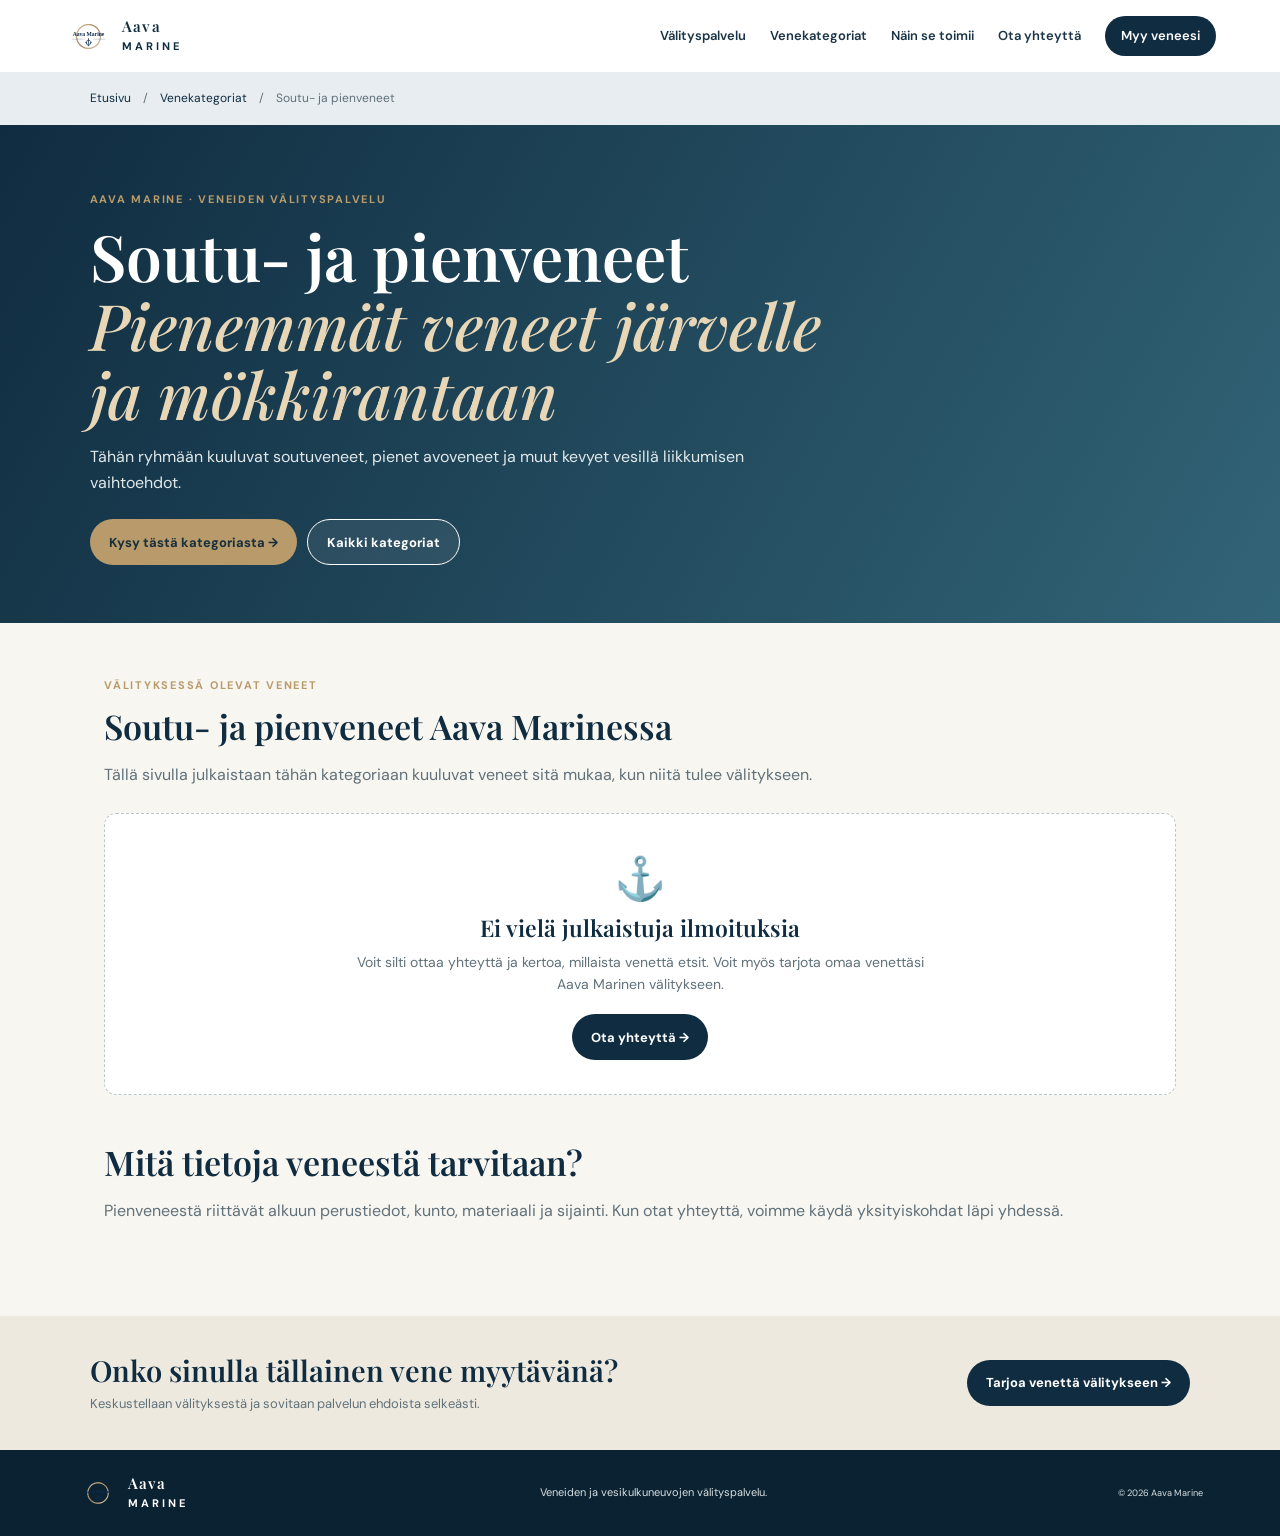
<file: veneet/soutu-ja-pienveneet.html>
<!doctype html><html lang="fi"><head><meta charset="utf-8"><meta name="viewport" content="width=device-width,initial-scale=1"><meta name="description" content="Pienemmät veneet järvelle ja mökkirantaan – Aava Marinen venevälityspalvelu."><title>Soutu- ja pienveneet | Aava Marine</title><link rel="stylesheet" href="kategoriat.css"></head><body><header class="header"><a class="brand" href="../index.html"><img src="../assets/logo.svg" alt=""><span>Aava<strong>MARINE</strong></span></a><button class="menu-button" aria-label="Avaa valikko" aria-expanded="false" aria-controls="nav"><i></i><i></i><i></i></button><nav id="nav"><a href="../index.html#valitys">Välityspalvelu</a><a href="index.html">Venekategoriat</a><a href="../index.html#toiminta">Näin se toimii</a><a href="../index.html#yhteys">Ota yhteyttä</a><a class="nav-cta" href="../index.html#myy">Myy veneesi</a></nav></header><div class="crumbs"><a href="../index.html">Etusivu</a>　/　<a href="index.html">Venekategoriat</a>　/　Soutu- ja pienveneet</div><section class="category-hero"><p class="eyebrow">Aava Marine · Veneiden välityspalvelu</p><h1>Soutu- ja pienveneet<br><em>Pienemmät veneet järvelle ja mökkirantaan</em></h1><p>Tähän ryhmään kuuluvat soutuveneet, pienet avoveneet ja muut kevyet vesillä liikkumisen vaihtoehdot.</p><div class="hero-actions"><a class="button gold" href="../index.html#yhteys">Kysy tästä kategoriasta →</a><a class="button outline" href="index.html">Kaikki kategoriat</a></div></section><main class="content"><p class="eyebrow">Välityksessä olevat veneet</p><h2>Soutu- ja pienveneet Aava Marinessa</h2><p class="muted">Tällä sivulla julkaistaan tähän kategoriaan kuuluvat veneet sitä mukaa, kun niitä tulee välitykseen.</p><div class="empty-state"><div class="empty-icon">⚓</div><h3>Ei vielä julkaistuja ilmoituksia</h3><p>Voit silti ottaa yhteyttä ja kertoa, millaista venettä etsit. Voit myös tarjota omaa venettäsi Aava Marinen välitykseen.</p><a class="button navy" href="../index.html#yhteys">Ota yhteyttä →</a></div><h2 style="margin-top:48px">Mitä tietoja veneestä tarvitaan?</h2><p class="muted">Pienveneestä riittävät alkuun perustiedot, kunto, materiaali ja sijainti. Kun otat yhteyttä, voimme käydä yksityiskohdat läpi yhdessä.</p></main><section class="contact-strip"><div><h2>Onko sinulla tällainen vene myytävänä?</h2><p>Keskustellaan välityksestä ja sovitaan palvelun ehdoista selkeästi.</p></div><a class="button navy" href="../index.html#myy">Tarjoa venettä välitykseen →</a></section><footer><a class="brand footer-brand" href="../index.html"><img src="../assets/logo.svg" alt=""><span>Aava<strong>MARINE</strong></span></a><p>Veneiden ja vesikulkuneuvojen välityspalvelu.</p><small>© 2026 Aava Marine</small></footer><script>const b=document.querySelector('.menu-button'),n=document.querySelector('#nav');b?.addEventListener('click',()=>{const o=n.classList.toggle('open');b.setAttribute('aria-expanded',String(o))});</script></body></html>
</file>
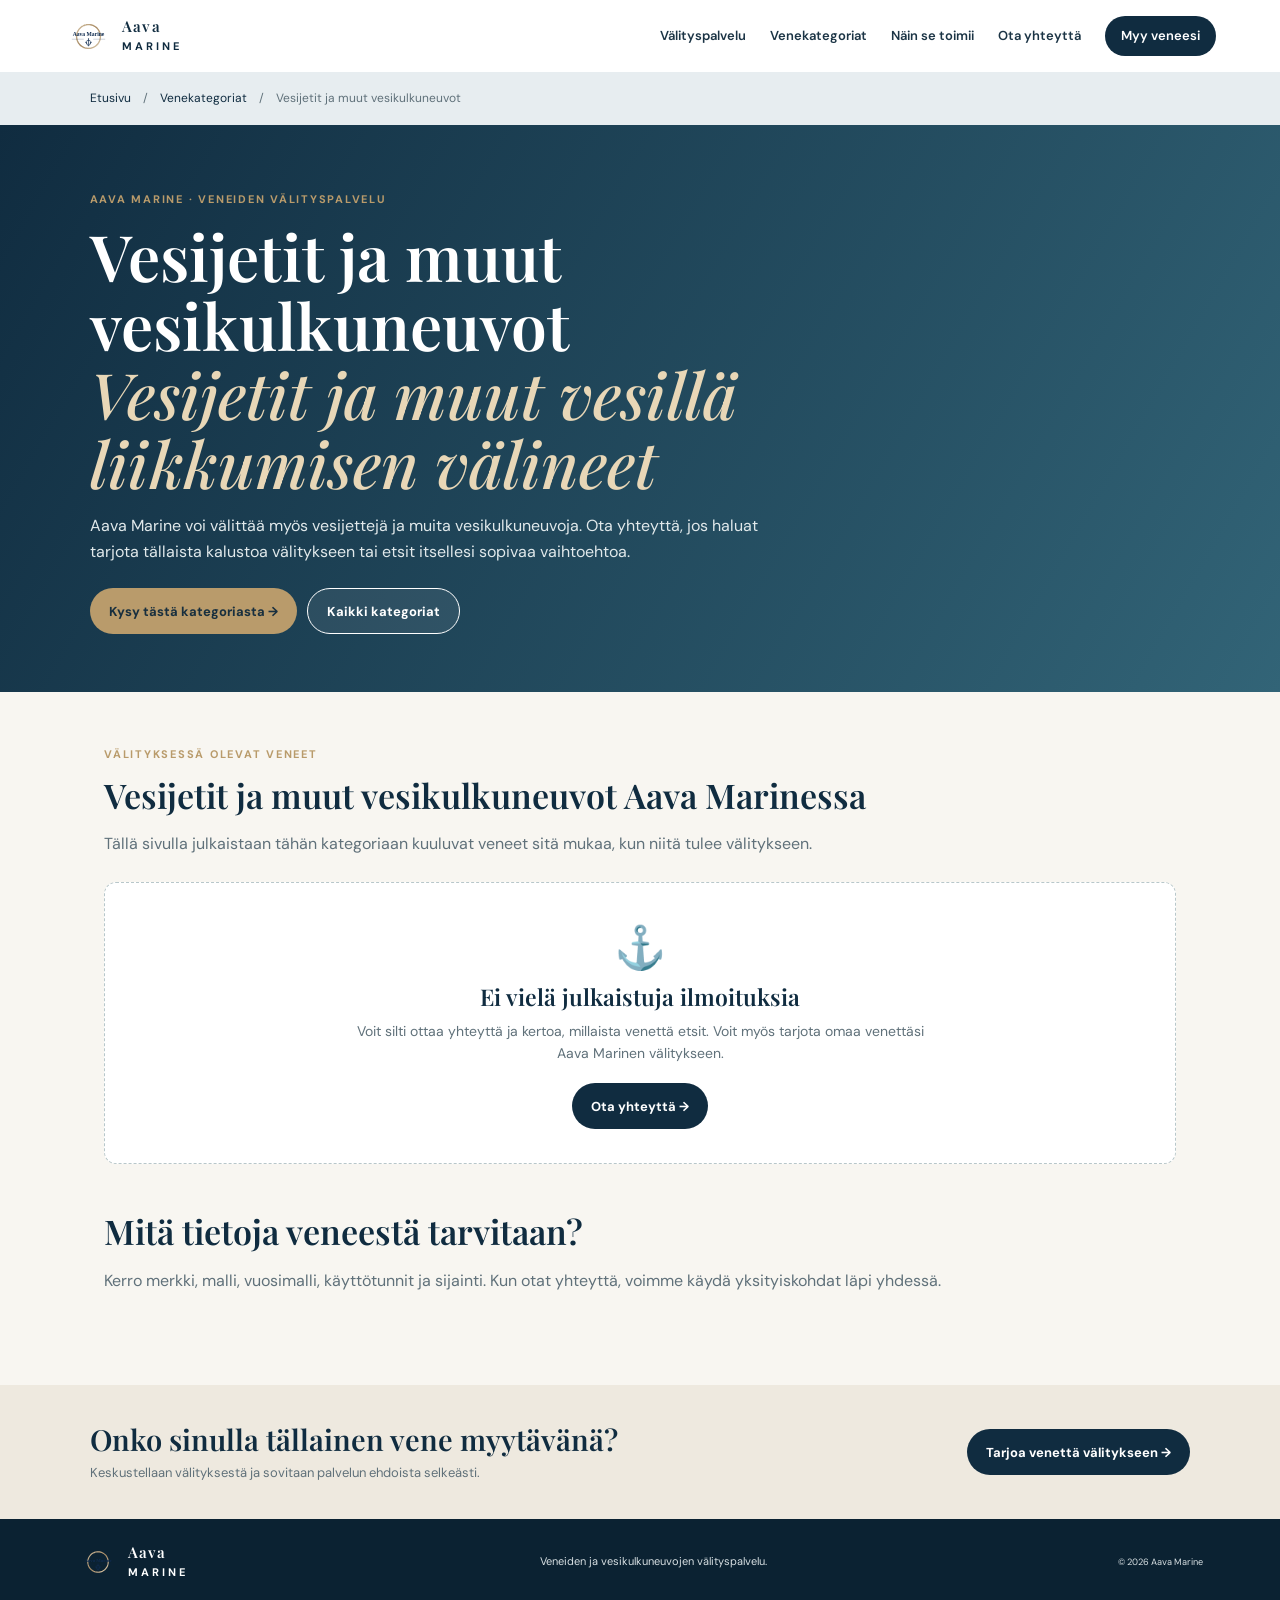
<file: veneet/vesijetit-ja-muut.html>
<!doctype html><html lang="fi"><head><meta charset="utf-8"><meta name="viewport" content="width=device-width,initial-scale=1"><meta name="description" content="Vesijetit ja muut vesillä liikkumisen välineet – Aava Marinen venevälityspalvelu."><title>Vesijetit ja muut vesikulkuneuvot | Aava Marine</title><link rel="stylesheet" href="kategoriat.css"></head><body><header class="header"><a class="brand" href="../index.html"><img src="../assets/logo.svg" alt=""><span>Aava<strong>MARINE</strong></span></a><button class="menu-button" aria-label="Avaa valikko" aria-expanded="false" aria-controls="nav"><i></i><i></i><i></i></button><nav id="nav"><a href="../index.html#valitys">Välityspalvelu</a><a href="index.html">Venekategoriat</a><a href="../index.html#toiminta">Näin se toimii</a><a href="../index.html#yhteys">Ota yhteyttä</a><a class="nav-cta" href="../index.html#myy">Myy veneesi</a></nav></header><div class="crumbs"><a href="../index.html">Etusivu</a>　/　<a href="index.html">Venekategoriat</a>　/　Vesijetit ja muut vesikulkuneuvot</div><section class="category-hero"><p class="eyebrow">Aava Marine · Veneiden välityspalvelu</p><h1>Vesijetit ja muut vesikulkuneuvot<br><em>Vesijetit ja muut vesillä liikkumisen välineet</em></h1><p>Aava Marine voi välittää myös vesijettejä ja muita vesikulkuneuvoja. Ota yhteyttä, jos haluat tarjota tällaista kalustoa välitykseen tai etsit itsellesi sopivaa vaihtoehtoa.</p><div class="hero-actions"><a class="button gold" href="../index.html#yhteys">Kysy tästä kategoriasta →</a><a class="button outline" href="index.html">Kaikki kategoriat</a></div></section><main class="content"><p class="eyebrow">Välityksessä olevat veneet</p><h2>Vesijetit ja muut vesikulkuneuvot Aava Marinessa</h2><p class="muted">Tällä sivulla julkaistaan tähän kategoriaan kuuluvat veneet sitä mukaa, kun niitä tulee välitykseen.</p><div class="empty-state"><div class="empty-icon">⚓</div><h3>Ei vielä julkaistuja ilmoituksia</h3><p>Voit silti ottaa yhteyttä ja kertoa, millaista venettä etsit. Voit myös tarjota omaa venettäsi Aava Marinen välitykseen.</p><a class="button navy" href="../index.html#yhteys">Ota yhteyttä →</a></div><h2 style="margin-top:48px">Mitä tietoja veneestä tarvitaan?</h2><p class="muted">Kerro merkki, malli, vuosimalli, käyttötunnit ja sijainti. Kun otat yhteyttä, voimme käydä yksityiskohdat läpi yhdessä.</p></main><section class="contact-strip"><div><h2>Onko sinulla tällainen vene myytävänä?</h2><p>Keskustellaan välityksestä ja sovitaan palvelun ehdoista selkeästi.</p></div><a class="button navy" href="../index.html#myy">Tarjoa venettä välitykseen →</a></section><footer><a class="brand footer-brand" href="../index.html"><img src="../assets/logo.svg" alt=""><span>Aava<strong>MARINE</strong></span></a><p>Veneiden ja vesikulkuneuvojen välityspalvelu.</p><small>© 2026 Aava Marine</small></footer><script>const b=document.querySelector('.menu-button'),n=document.querySelector('#nav');b?.addEventListener('click',()=>{const o=n.classList.toggle('open');b.setAttribute('aria-expanded',String(o))});</script></body></html>
</file>
<file: veneet/kategoriat.css>
@import url('https://fonts.googleapis.com/css2?family=DM+Sans:wght@400;500;600;700&family=Playfair+Display:wght@500;600;700&display=swap');
:root{--navy:#102c40;--sea:#326477;--gold:#b99b6b;--sand:#eee9df;--cream:#f8f6f1;--ink:#1b3445;--muted:#60717a;--serif:'Playfair Display',Georgia,serif;--sans:'DM Sans',Arial,sans-serif}
*{box-sizing:border-box}html{scroll-behavior:smooth;scroll-padding-top:80px}body{margin:0;background:var(--cream);color:var(--ink);font:16px/1.6 var(--sans)}a{color:inherit}
.header{min-height:72px;padding:9px 5vw;background:#fff;display:flex;align-items:center;justify-content:space-between;position:relative;z-index:5}.brand{display:flex;align-items:center;gap:9px;text-decoration:none;color:var(--navy);font:600 15px/1.05 var(--serif);letter-spacing:.08em}.brand img{width:49px;height:49px}.brand strong{display:block;font:700 11px var(--sans);letter-spacing:.28em;margin-top:4px}.header nav{display:flex;align-items:center;gap:24px;font-size:13px;font-weight:600}.header nav a{text-decoration:none}.header nav a:hover{color:var(--sea)}.nav-cta{padding:10px 16px;border-radius:24px;background:var(--navy);color:white}.menu-button{display:none}
.crumbs{padding:17px 7vw;background:#e7edf0;font-size:12px;color:var(--muted)}.crumbs a{text-decoration:none;color:var(--navy)}
.category-hero{padding:66px max(7vw,calc((100vw - 1120px)/2)) 58px;background:linear-gradient(120deg,#102c40,#326477);color:#fff}.eyebrow{margin:0 0 12px;color:var(--gold);font-size:11px;font-weight:700;letter-spacing:.16em;text-transform:uppercase}.category-hero h1{max-width:780px;margin:0;font:600 clamp(38px,6vw,64px)/1.08 var(--serif)}.category-hero h1 em{color:#e8d7b7;font-weight:500}.category-hero p:not(.eyebrow){max-width:680px;color:#e1e9eb;font-size:16px}.hero-actions{display:flex;flex-wrap:wrap;gap:10px;margin-top:24px}.button{min-height:46px;border-radius:28px;padding:12px 19px;display:inline-flex;align-items:center;justify-content:center;gap:10px;font:700 13px var(--sans);text-decoration:none}.gold{background:var(--gold);color:#182f3e}.outline{border:1px solid #fff;color:#fff;background:#ffffff12}
.content{max-width:1120px;margin:auto;padding:54px 24px 76px}.content h2{margin:0 0 10px;color:var(--navy);font:600 34px/1.15 var(--serif)}.muted{color:var(--muted)}.empty-state{margin-top:25px;padding:34px;border:1px dashed #b8c7ca;border-radius:12px;background:#fff;text-align:center}.empty-icon{font:42px var(--serif);color:var(--gold)}.empty-state h3{margin:8px 0;color:var(--navy);font:600 23px var(--serif)}.empty-state p{max-width:570px;margin:0 auto 19px;color:var(--muted);font-size:14px}
.category-grid{display:grid;grid-template-columns:repeat(3,1fr);gap:14px;margin-top:28px}.category-card{padding:20px;border:1px solid #d8e0e1;border-radius:10px;background:#fff;text-decoration:none}.category-card strong{display:block;color:var(--navy);font:600 19px var(--serif)}.category-card span{display:block;margin-top:5px;color:var(--muted);font-size:12px}.category-card:hover{border-color:var(--gold)}
.contact-strip{padding:35px max(7vw,calc((100vw - 1120px)/2));background:var(--sand);display:flex;align-items:center;justify-content:space-between;gap:22px}.contact-strip h2{margin:0;color:var(--navy);font:600 29px var(--serif)}.contact-strip p{margin:5px 0 0;color:var(--muted);font-size:13px}.navy{background:var(--navy);color:#fff}
footer{display:flex;align-items:center;justify-content:space-between;flex-wrap:wrap;gap:16px;padding:22px 6vw;background:#0b2232;color:#d8e0e3;font-size:11px}footer p{margin:0}.footer-brand{color:#fff}.footer-brand img{width:42px;height:42px}
@media(max-width:760px){.header{min-height:66px;padding:8px 16px}.brand{font-size:13px;gap:7px}.brand img{width:43px;height:43px}.menu-button{display:block;border:0;background:none;padding:8px}.menu-button i{display:block;width:24px;height:2px;margin:5px;background:var(--navy)}.header nav{display:none;position:absolute;top:100%;left:0;right:0;padding:12px 18px 18px;background:#fff;box-shadow:0 12px 18px #0a23321f;align-items:stretch;flex-direction:column;gap:0}.header nav.open{display:flex}.header nav a{padding:12px 8px;border-bottom:1px solid #edf0ef}.header nav .nav-cta{text-align:center;margin-top:9px;border:0}.category-hero{padding:48px 22px 42px}.category-hero h1{font-size:43px}.category-hero p:not(.eyebrow){font-size:14px}.content{padding:40px 19px 55px}.content h2{font-size:29px}.empty-state{padding:25px 17px}.category-grid{grid-template-columns:1fr 1fr}.contact-strip{padding:30px 20px;align-items:flex-start;flex-direction:column}.contact-strip h2{font-size:25px}footer{flex-direction:column;align-items:flex-start;padding:22px 19px;gap:11px}}

/* Esimerkki-ilmoituksen asettelu */
.sample-listing{display:grid;grid-template-columns:1.05fr 1fr;overflow:hidden;margin-top:25px;border:1px solid #d8e0e1;border-radius:12px;background:#fff}
.sample-photo{min-height:220px;padding:25px;display:flex;flex-direction:column;justify-content:flex-end;gap:8px;color:#fff;text-decoration:none;background:linear-gradient(145deg,#244b60,#102c40 65%,#b99b6b)}
.sample-photo span,.demo-label{font-size:10px;font-weight:700;letter-spacing:.13em}
.sample-photo strong{font:600 25px var(--serif)}
.sample-info{padding:24px;display:flex;flex-direction:column;justify-content:space-between;gap:15px}
.sample-info h3{margin:0;color:var(--navy);font:600 24px var(--serif)}
.sample-info p:not(.eyebrow){font-size:13px;color:var(--muted)}
.listing-top{padding:48px max(7vw,calc((100vw - 1120px)/2)) 35px;background:#e7edf0}
.listing-top h1{margin:12px 0 8px;color:var(--navy);font:600 clamp(36px,5vw,56px)/1.1 var(--serif)}
.listing-top>p:last-child{margin:0;color:var(--muted)}
.demo-label{display:inline-block;padding:7px 10px;border-radius:4px;background:#f1e5d2;color:#6e5128}
.listing-wrap{max-width:1120px;margin:auto;padding:30px 24px 60px}
.listing-gallery{display:grid;grid-template-columns:1fr;gap:10px}
.listing-main-photo{min-height:360px;border-radius:12px;background:linear-gradient(140deg,#9db8c1,#326477 55%,#102c40);display:flex;align-items:center;justify-content:center;flex-direction:column;gap:8px;color:#fff}
.boat-illustration{font-size:70px;opacity:.9}
.listing-main-photo span{font-size:12px;background:#102c40a8;padding:7px 12px;border-radius:20px}
.listing-thumbs{display:grid;grid-template-columns:repeat(3,1fr);gap:10px}
.listing-thumbs div{min-height:85px;border-radius:8px;background:linear-gradient(135deg,#d5e0e2,#7998a3);display:grid;place-items:center;color:#294757;font-size:12px}
.listing-summary{margin:24px 0;padding:22px;border:1px solid #d8e0e1;border-radius:10px;background:#fff;display:flex;align-items:center;justify-content:space-between;gap:18px;flex-wrap:wrap}
.listing-price{font:600 34px var(--serif);color:var(--navy)}.listing-summary .muted,.demo-note{font-size:11px;color:var(--muted);margin:3px 0}
.listing-details{padding:25px 0}.listing-details h2,.listing-contact h2{margin:0 0 18px;color:var(--navy);font:600 32px var(--serif)}
.spec-grid{display:grid;grid-template-columns:repeat(3,1fr);gap:1px;background:#dbe2e2;border:1px solid #dbe2e2;border-radius:9px;overflow:hidden}
.spec-grid div{padding:15px;background:#fff}.spec-grid span,.spec-grid strong{display:block}.spec-grid span{font-size:11px;color:var(--muted)}.spec-grid strong{margin-top:4px;font-size:14px;color:var(--navy)}
.description-heading{margin-top:38px!important}.listing-description{max-width:780px;color:var(--muted);font-size:14px}
.listing-contact{margin-top:35px;padding:28px;border-radius:10px;background:var(--sand);display:flex;justify-content:space-between;align-items:center;gap:18px}
.listing-contact h2{margin-bottom:5px}.listing-contact p:last-child{margin:0;color:var(--muted);font-size:13px}.back-link{margin-top:28px;font-size:13px;font-weight:700;color:var(--navy)}
@media(max-width:760px){.sample-listing{grid-template-columns:1fr}.sample-photo{min-height:170px}.listing-top{padding:36px 20px 28px}.listing-wrap{padding:20px 16px 45px}.listing-main-photo{min-height:230px}.listing-summary{align-items:flex-start;flex-direction:column}.spec-grid{grid-template-columns:repeat(2,1fr)}.listing-contact{align-items:flex-start;flex-direction:column}.listing-details h2,.listing-contact h2{font-size:27px}}

/* Puhelimen kapeampi ja keskitetympi tekstiasettelu */
@media(max-width:760px){
  .category-hero{padding-left:22px;padding-right:22px}
  .category-hero h1{max-width:12ch}
  .category-hero p:not(.eyebrow){max-width:38ch;line-height:1.55}
  .content{padding-left:22px;padding-right:22px}
  .content>p:not(.eyebrow),.listing-description{max-width:58ch;line-height:1.6}
  .listing-wrap{padding-left:22px;padding-right:22px}
  .listing-top{padding-left:22px;padding-right:22px}
  .listing-top h1{max-width:14ch;font-size:clamp(34px,9vw,43px)}
  .listing-top>p:last-child{max-width:38ch}
  .listing-summary{padding:18px}
  .listing-details{padding-left:2px;padding-right:2px}
  .spec-grid div{padding:12px 10px;overflow-wrap:anywhere}
  .spec-grid strong{font-size:13px}
  .listing-contact{padding:22px}
  .sample-info{padding:19px}
  .contact-strip{padding-left:22px;padding-right:22px}
}
</file>
<file: style.css>
@import url('https://fonts.googleapis.com/css2?family=DM+Sans:wght@400;500;600;700&family=Playfair+Display:wght@500;600;700&display=swap');
:root{--navy:#102c40;--sea:#326477;--gold:#b99b6b;--sand:#eee9df;--cream:#f8f6f1;--ink:#1b3445;--muted:#60717a;--serif:'Playfair Display',Georgia,serif;--sans:'DM Sans',Arial,sans-serif}
*{box-sizing:border-box}html{scroll-behavior:smooth;scroll-padding-top:78px}body{margin:0;background:var(--cream);color:var(--ink);font:16px/1.6 var(--sans)}a{color:inherit}
.header{min-height:72px;padding:9px 5vw;background:#fff;display:flex;align-items:center;justify-content:space-between;position:relative;z-index:5}.brand{display:flex;align-items:center;gap:9px;text-decoration:none;color:var(--navy);font:600 15px/1.05 var(--serif);letter-spacing:.08em}.brand img{width:176px;height:auto;display:block}.brand strong{display:none}.header nav{display:flex;align-items:center;gap:24px;font-size:13px;font-weight:600}.header nav a{text-decoration:none}.header nav a:hover{color:var(--sea)}.nav-cta{padding:10px 16px;border-radius:24px;background:var(--navy);color:white}.menu-button{display:none}
.hero{min-height:590px;position:relative;display:flex;align-items:center;color:white;background:linear-gradient(90deg,rgba(8,32,48,.86),rgba(8,32,48,.52) 53%,rgba(8,32,48,.12)),url('https://images.unsplash.com/photo-1500530855697-b586d89ba3ee?auto=format&fit=crop&w=1900&q=85') center/cover,#315a70}.hero-content{width:min(650px,85%);margin-left:8vw;padding:75px 0 100px}.eyebrow{margin:0 0 12px;color:var(--gold);font-size:11px;font-weight:700;letter-spacing:.16em;text-transform:uppercase}.hero h1{margin:0;font:600 clamp(43px,6vw,76px)/1.04 var(--serif);letter-spacing:-.03em}.hero h1 em{color:#e8d7b7;font-weight:500}.lead{max-width:480px;font-size:17px;line-height:1.6;margin:22px 0 25px}.hero-actions{display:flex;gap:11px;flex-wrap:wrap}.button{min-height:48px;border:0;border-radius:28px;padding:13px 21px;display:inline-flex;align-items:center;justify-content:center;gap:12px;font:700 13px var(--sans);text-decoration:none;cursor:pointer}.gold{background:var(--gold);color:#182f3e}.gold:hover{background:#d0b58b}.outline{border:1px solid #fff;color:#fff;background:#ffffff12}.hero-caption{position:absolute;bottom:0;left:0;right:0;text-align:center;padding:13px;background:rgba(10,39,57,.84);font:14px var(--serif);letter-spacing:.04em}
.benefits{display:grid;grid-template-columns:repeat(4,1fr);gap:15px;padding:22px 7vw;background:var(--navy);color:#fff}.benefits div{display:flex;justify-content:center;align-items:center;gap:12px;font:26px var(--serif);color:#d4bd96}.benefits span{font:12px/1.35 var(--sans);color:#fff}
.section{padding:76px max(7vw,calc((100vw - 1120px)/2))}.section h2,.contact h2{margin:0 0 17px;color:var(--navy);font:600 clamp(30px,4vw,46px)/1.13 var(--serif)}.intro{text-align:center;background:#fff}.intro>p:not(.eyebrow){max-width:760px;margin:0 auto 27px;color:var(--muted)}.split-actions{display:grid;grid-template-columns:1fr 1fr;gap:14px;max-width:760px;margin:30px auto 0;text-align:left}.split-actions a{padding:19px;border:1px solid #d8d1c4;border-radius:9px;text-decoration:none;background:#fbfaf7}.split-actions strong,.split-actions span{display:block}.split-actions strong{color:var(--navy);font:600 19px var(--serif)}.split-actions span{margin-top:5px;color:var(--muted);font-size:12px}
.fleet{background:#e7edf0}.section-lead{max-width:660px;color:var(--muted)}.tags{display:flex;flex-wrap:wrap;gap:9px;margin-top:25px}.tags span{padding:8px 14px;border:1px solid #cbd5d8;border-radius:22px;background:#f8faf9;font-size:12px;color:var(--navy)}
.process{background:var(--sand)}.steps{display:grid;grid-template-columns:repeat(4,1fr);gap:22px;margin-top:34px}.steps article{border-top:1px solid #c9b99e;padding-top:16px}.steps b{color:var(--gold);font:600 27px var(--serif)}.steps h3{margin:9px 0 7px;color:var(--navy);font:600 18px var(--serif)}.steps p{margin:0;color:var(--muted);font-size:13px}
.seller-buyer{display:grid;grid-template-columns:1fr 1fr;gap:22px;background:#fff}.seller-buyer>div{padding:30px;border:1px solid #dce2e1;border-radius:10px}.seller-buyer p:not(.eyebrow){color:var(--muted);font-size:14px}.navy{background:var(--navy);color:#fff}.navy:hover{background:var(--sea)}
.about{display:grid;grid-template-columns:130px 1fr;gap:30px;align-items:center;background:#e7edf0}.about-logo{width:250px;max-width:100%;height:auto;padding:0;border-radius:0;background:transparent}.about p:last-child{max-width:720px;color:var(--muted);margin-bottom:0}
.contact{display:grid;grid-template-columns:1fr minmax(300px,460px);gap:42px;padding:72px max(7vw,calc((100vw - 1120px)/2));background:var(--navy);color:#fff}.contact h2{color:#fff}.contact>div>p:not(.eyebrow){max-width:470px;color:#d5e0e5}form{display:grid;gap:7px;padding:23px;border-radius:12px;background:#f7f5ef;color:var(--navy)}label{margin-top:5px;font-size:12px;font-weight:700}input,textarea,select{width:100%;padding:12px;border:1px solid #d5d9d8;border-radius:6px;background:#fff;color:var(--ink);font:14px var(--sans)}input:focus,textarea:focus,select:focus{outline:2px solid #9ab5c1;border-color:transparent}form .button{margin-top:9px}.form-status{margin:4px 0 0;color:var(--muted);font-size:11px}
footer{display:flex;align-items:center;justify-content:space-between;flex-wrap:wrap;gap:16px;padding:22px 6vw;background:#0b2232;color:#d8e0e3;font-size:11px}footer p{margin:0}.footer-brand{color:#fff}.footer-brand img{width:150px;height:auto}
@media(max-width:760px){.header{min-height:66px;padding:8px 16px}.brand{font-size:13px;gap:7px}.brand img{width:145px;height:auto}.menu-button{display:block;border:0;background:none;padding:8px}.menu-button i{display:block;width:24px;height:2px;margin:5px;background:var(--navy)}.header nav{display:none;position:absolute;top:100%;left:0;right:0;padding:12px 18px 18px;background:#fff;box-shadow:0 12px 18px #0a23321f;align-items:stretch;flex-direction:column;gap:0}.header nav.open{display:flex}.header nav a{padding:12px 8px;border-bottom:1px solid #edf0ef}.header nav .nav-cta{text-align:center;margin-top:9px;border:0}.hero{min-height:620px;background-position:58% center}.hero-content{width:auto;margin:0;padding:65px 22px 105px}.hero h1{font-size:clamp(42px,12vw,57px)}.lead{max-width:350px;font-size:15px}.hero-caption{font-size:12px}.benefits{grid-template-columns:repeat(2,1fr);padding:17px 12px;gap:16px 6px}.benefits div{justify-content:flex-start;padding-left:7px;font-size:23px}.benefits span{font-size:11px}.section{padding:53px 21px}.section h2,.contact h2{font-size:34px}.intro{text-align:left}.intro>p:not(.eyebrow){margin-left:0}.split-actions,.seller-buyer{grid-template-columns:1fr}.steps{grid-template-columns:1fr;gap:21px;margin-top:24px}.steps article{display:grid;grid-template-columns:40px 1fr;column-gap:12px;padding-top:12px}.steps b{grid-row:span 2}.steps h3{margin:1px 0 5px}.steps p{grid-column:2}.about{grid-template-columns:1fr;gap:16px}.about-logo{width:210px;height:auto}.contact{grid-template-columns:1fr;gap:21px;padding:53px 19px}form{padding:18px}footer{flex-direction:column;align-items:flex-start;padding:22px 19px;gap:11px}}
@media(prefers-reduced-motion:reduce){html{scroll-behavior:auto}}

/* Veneilmoitusten kategoriavalikko */
.tags a{padding:9px 15px;border:1px solid #cbd5d8;border-radius:22px;background:#f8faf9;font-size:12px;color:var(--navy);text-decoration:none;transition:background .2s,border-color .2s}
.tags a:hover{background:#fff;border-color:var(--gold)}
.category-more{margin-top:22px}.category-more a{font-size:13px;font-weight:700;color:var(--navy);text-decoration:none}

/* Mobiilinäkymän tekstipalstat ja sivumarginaalit */
@media(max-width:760px){
  .section,.contact{padding-left:22px;padding-right:22px}
  .section>p:not(.eyebrow),.section-lead,.seller-buyer p,.about p,.contact>div>p:not(.eyebrow){max-width:58ch}
  .hero-content{padding-left:22px;padding-right:22px}
  .hero h1{max-width:12ch}
  .lead{max-width:34ch;line-height:1.55}
  .steps p{max-width:42ch}
  .split-actions a{padding:16px}
  .seller-buyer>div{padding:22px}
  .contact{gap:18px}
  form{min-width:0}
}


/* Etusivun veneet välityksessä -osio */
.listings{background:#fff}
.listing-empty{display:grid;grid-template-columns:82px 1fr;gap:22px;align-items:start;max-width:850px;margin:30px auto 0;padding:28px;border:1px solid #e1e5e3;border-radius:12px;background:#fbfaf7}
.listing-mark{width:64px;height:64px;display:grid;place-items:center;border-radius:50%;background:var(--sand);color:var(--navy);font-size:29px}
.listing-empty h3{margin:0 0 8px;color:var(--navy);font:600 24px var(--serif)}
.listing-empty p{max-width:650px;margin:0 0 18px;color:var(--muted);font-size:14px}
.listing-note{margin:17px auto 0;max-width:850px;color:var(--muted);font-size:11px}
@media(max-width:760px){.listing-empty{grid-template-columns:1fr;gap:14px;padding:20px}.listing-empty h3{font-size:22px}.listing-empty .button{width:100%;text-align:center}}


/* Veneilyaiheinen kuvagalleria */
.boat-gallery{display:grid;grid-template-columns:1fr 1fr;gap:18px;max-width:1000px;margin:30px auto 0}
.boat-gallery figure{margin:0;overflow:hidden;border-radius:10px;background:#f4f2ec}
.boat-gallery img{display:block;width:100%;height:280px;object-fit:cover}
.boat-gallery figcaption{padding:11px 14px;color:var(--navy);font:500 13px var(--serif)}
.gallery-disclaimer{margin:12px auto 0;max-width:1000px;color:var(--muted);font-size:11px}
@media(max-width:760px){.boat-gallery{grid-template-columns:1fr;gap:14px}.boat-gallery img{height:220px}}


/* Aava Marine – viimeistelty yläpalkki ja veneaiheinen pääkuva */
.header{
  min-height:82px;
  padding:10px clamp(20px,5vw,76px);
  background:#fff;
  border-top:4px solid var(--gold);
  border-bottom:1px solid #e7e2d8;
  box-shadow:0 5px 22px rgba(16,44,64,.07);
  position:sticky;
  top:0;
}
.brand img{width:158px}
.header nav{gap:clamp(12px,1.8vw,25px);font-size:12px;letter-spacing:.025em}
.header nav a:not(.nav-cta){padding:9px 0;position:relative}
.header nav a:not(.nav-cta)::after{
  content:"";position:absolute;left:0;right:100%;bottom:2px;height:1px;
  background:var(--gold);transition:right .2s ease
}
.header nav a:not(.nav-cta):hover::after{right:0}
.nav-cta{padding:12px 19px;border-radius:3px;background:var(--navy);color:#fff}
.nav-cta:hover{background:var(--sea);color:#fff}
.hero{
  min-height:620px;
  background:
    linear-gradient(90deg,rgba(7,29,44,.82) 0%,rgba(7,29,44,.55) 48%,rgba(7,29,44,.12) 100%),
    url('https://images.unsplash.com/photo-1729268686740-f04578ca9e36?auto=format&fit=crop&w=2000&q=85') center 48%/cover,
    #315a70;
}
.hero-content{max-width:690px}
.hero h1{max-width:12ch}
.hero-caption{background:rgba(8,32,48,.78);border-top:1px solid rgba(214,195,164,.45)}
@media(max-width:760px){
  .header{min-height:68px;padding:7px 16px;border-top-width:3px}
  .brand img{width:136px}
  .header nav{top:100%;background:#fff;border-top:2px solid var(--gold);box-shadow:0 14px 22px rgba(16,44,64,.12)}
  .header nav a{padding:13px 9px}
  .header nav .nav-cta{margin-top:10px;padding:13px}
  .hero{min-height:590px;background-position:57% center}
  .hero-content{padding-top:62px;padding-bottom:105px}
}
</file>
